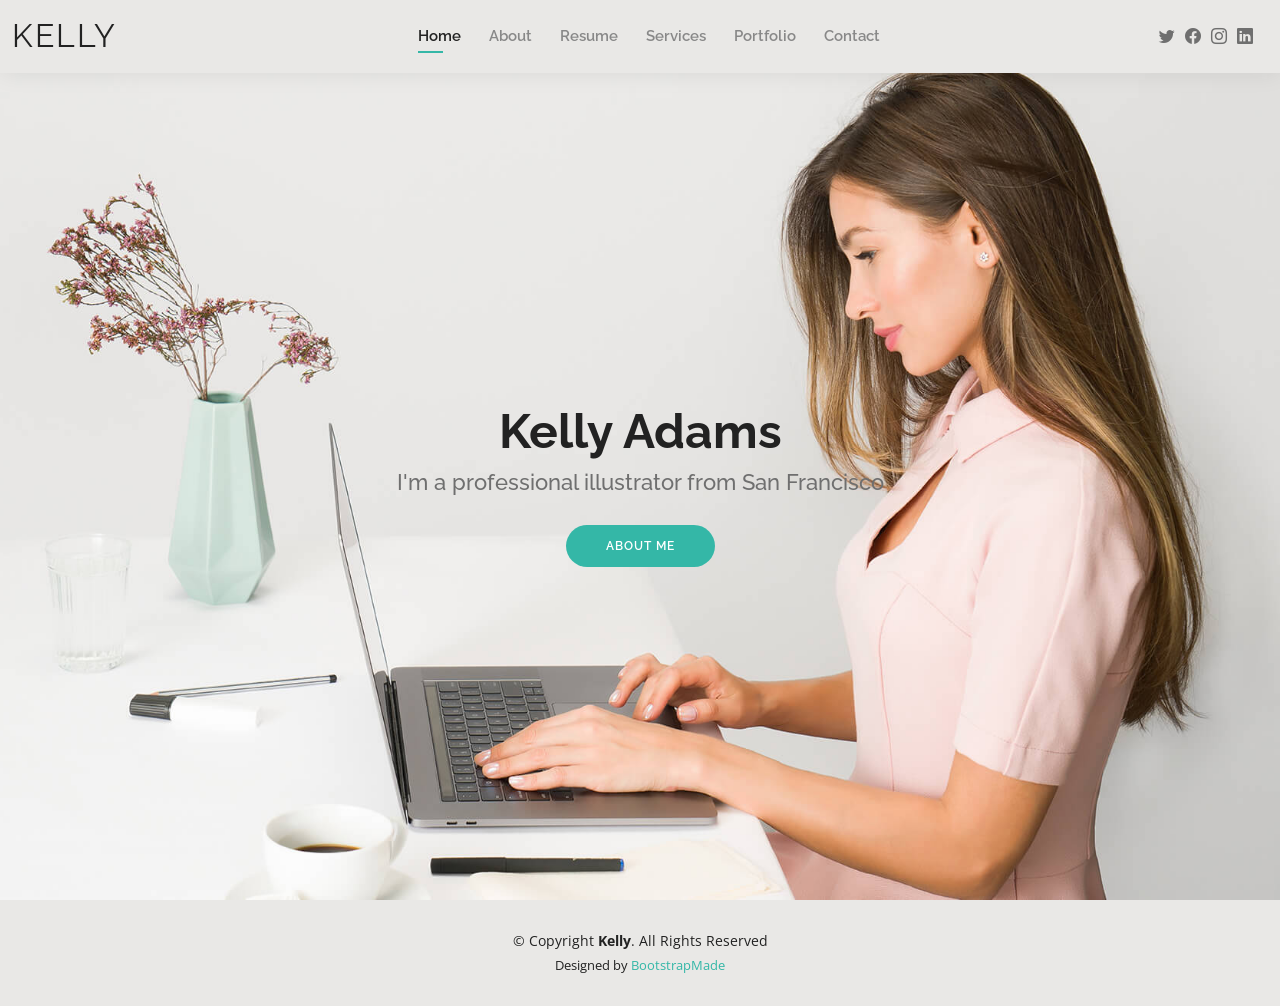
<file: index.html>
<!DOCTYPE html>
<html lang="en">

<head>
  <meta charset="utf-8">
  <meta content="width=device-width, initial-scale=1.0" name="viewport">

  <title>Kelly Bootstrap Template - Index</title>
  <meta content="" name="description">
  <meta content="" name="keywords">

  <!-- Favicons -->
  <link href="assets/img/favicon.png" rel="icon">
  <link href="assets/img/apple-touch-icon.png" rel="apple-touch-icon">

  <!-- Google Fonts -->
  <link href="https://fonts.googleapis.com/css?family=Open+Sans:300,300i,400,400i,600,600i,700,700i|Raleway:300,300i,400,400i,500,500i,600,600i,700,700i|Poppins:300,300i,400,400i,500,500i,600,600i,700,700i" rel="stylesheet">

  <!-- Vendor CSS Files -->
  <link href="assets/vendor/aos/aos.css" rel="stylesheet">
  <link href="assets/vendor/bootstrap/css/bootstrap.min.css" rel="stylesheet">
  <link href="assets/vendor/bootstrap-icons/bootstrap-icons.css" rel="stylesheet">
  <link href="assets/vendor/boxicons/css/boxicons.min.css" rel="stylesheet">
  <link href="assets/vendor/glightbox/css/glightbox.min.css" rel="stylesheet">
  <link href="assets/vendor/swiper/swiper-bundle.min.css" rel="stylesheet">

  <!-- Template Main CSS File -->
  <link href="assets/css/style.css" rel="stylesheet">
</head>

<body>

  <!-- ======= Header ======= -->
  <header id="header" class="fixed-top">
    <div class="container-fluid d-flex justify-content-between align-items-center">

      <h1 class="logo me-auto me-lg-0"><a href="index.html">Kelly</a></h1>
      <!-- Uncomment below if you prefer to use an image logo -->
      <!-- <a href="index.html" class="logo"><img src="assets/img/logo.png" alt="" class="img-fluid"></a>-->

      <nav id="navbar" class="navbar order-last order-lg-0">
        <ul>
          <li><a class="active" href="index.html">Home</a></li>
          <li><a href="about.html">About</a></li>
          <li><a href="resume.html">Resume</a></li>
          <li><a href="services.html">Services</a></li>
          <li><a href="portfolio.html">Portfolio</a></li>
          <li><a href="contact.html">Contact</a></li>
        </ul>
        <i class="bi bi-list mobile-nav-toggle"></i>
      </nav><!-- .navbar -->

      <div class="header-social-links">
        <a href="#" class="twitter"><i class="bi bi-twitter"></i></a>
        <a href="#" class="facebook"><i class="bi bi-facebook"></i></a>
        <a href="#" class="instagram"><i class="bi bi-instagram"></i></a>
        <a href="#" class="linkedin"><i class="bi bi-linkedin"></i></i></a>
      </div>

    </div>

  </header><!-- End Header -->

  <!-- ======= Hero Section ======= -->
  <section id="hero" class="d-flex align-items-center">
    <div class="container d-flex flex-column align-items-center" data-aos="zoom-in" data-aos-delay="100">
      <h1>Kelly Adams</h1>
      <h2>I'm a professional illustrator from San Francisco</h2>
      <a href="about.html" class="btn-about">About Me</a>
    </div>
  </section><!-- End Hero -->

  <!-- ======= Footer ======= -->
  <footer id="footer">
    <div class="container">
      <div class="copyright">
        &copy; Copyright <strong><span>Kelly</span></strong>. All Rights Reserved
      </div>
      <div class="credits">
        Designed by <a href="https://bootstrapmade.com/">BootstrapMade</a>
      </div>
    </div>
  </footer><!-- End  Footer -->

  <div id="preloader"></div>
  <a href="#" class="back-to-top d-flex align-items-center justify-content-center"><i class="bi bi-arrow-up-short"></i></a>

  <!-- Vendor JS Files -->
  <script src="assets/vendor/purecounter/purecounter_vanilla.js"></script>
  <script src="assets/vendor/aos/aos.js"></script>
  <script src="assets/vendor/bootstrap/js/bootstrap.bundle.min.js"></script>
  <script src="assets/vendor/glightbox/js/glightbox.min.js"></script>
  <script src="assets/vendor/isotope-layout/isotope.pkgd.min.js"></script>
  <script src="assets/vendor/swiper/swiper-bundle.min.js"></script>
  <script src="assets/vendor/waypoints/noframework.waypoints.js"></script>
  <!-- <script src="assets/vendor/php-email-form/validate.js"></script> -->

  <!-- Template Main JS File -->
  <script src="assets/js/main.js"></script>

</body>

</html>
</file>
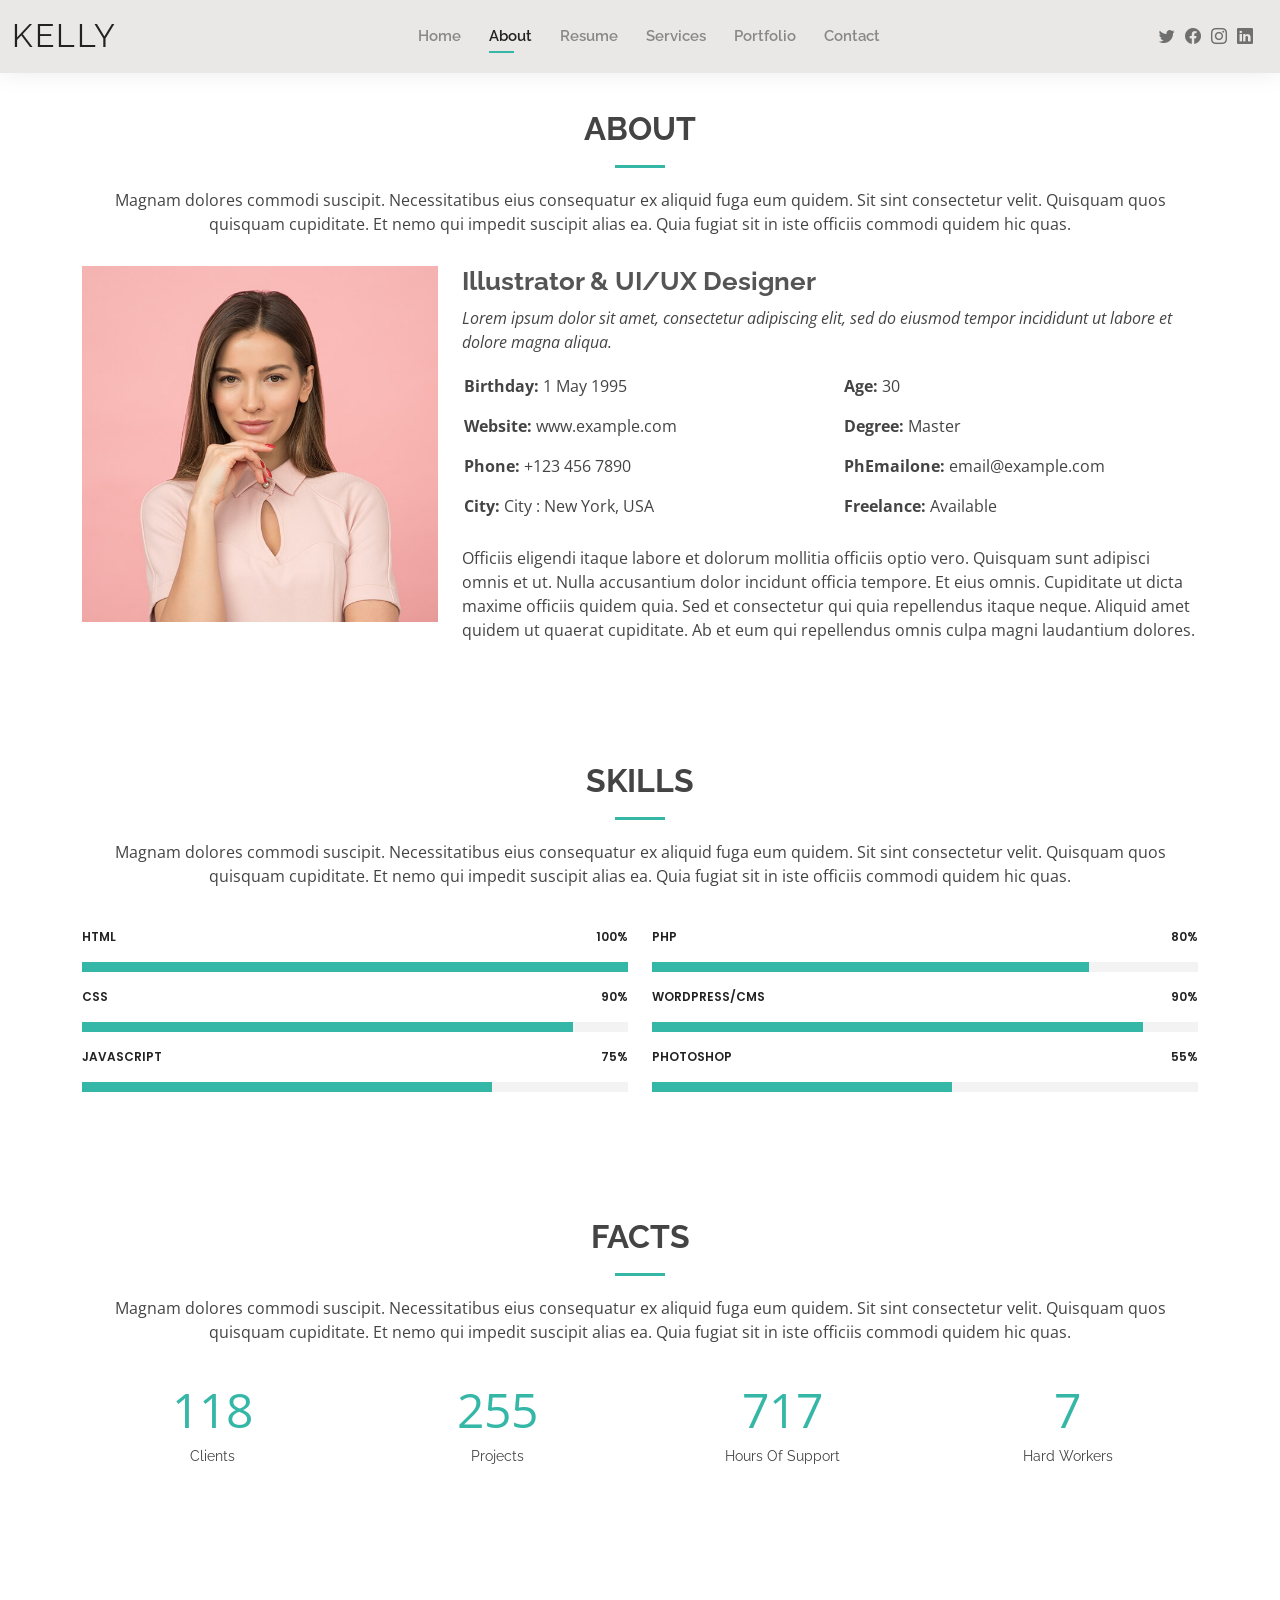
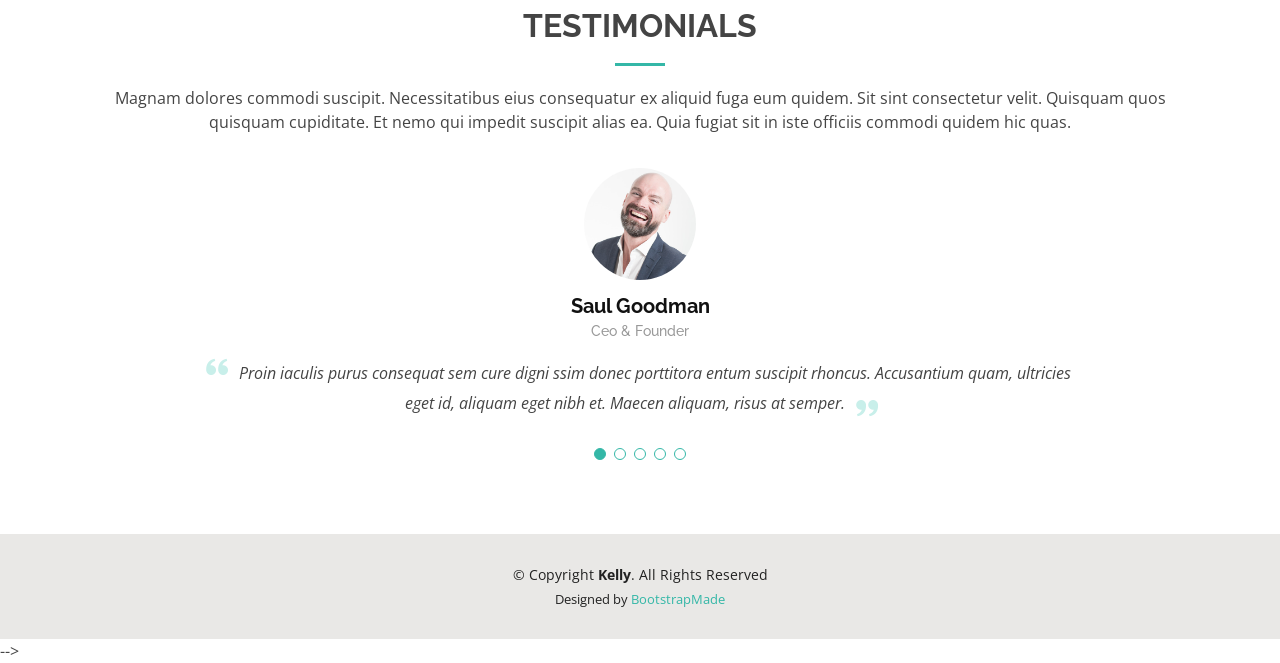
<file: about.html>
<!DOCTYPE html>
<html lang="en">

<head>
  <meta charset="utf-8">
  <meta content="width=device-width, initial-scale=1.0" name="viewport">

  <title>About - Kelly Bootstrap Template</title>
  <meta content="" name="description">
  <meta content="" name="keywords">

  <!-- Favicons -->
  <link href="assets/img/favicon.png" rel="icon">
  <link href="assets/img/apple-touch-icon.png" rel="apple-touch-icon">

  <!-- Google Fonts -->
  <link href="https://fonts.googleapis.com/css?family=Open+Sans:300,300i,400,400i,600,600i,700,700i|Raleway:300,300i,400,400i,500,500i,600,600i,700,700i|Poppins:300,300i,400,400i,500,500i,600,600i,700,700i" rel="stylesheet">

  <!-- Vendor CSS Files -->
  <link href="assets/vendor/aos/aos.css" rel="stylesheet">
  <link href="assets/vendor/bootstrap/css/bootstrap.min.css" rel="stylesheet">
  <link href="assets/vendor/bootstrap-icons/bootstrap-icons.css" rel="stylesheet">
  <link href="assets/vendor/boxicons/css/boxicons.min.css" rel="stylesheet">
  <link href="assets/vendor/glightbox/css/glightbox.min.css" rel="stylesheet">
  <link href="assets/vendor/swiper/swiper-bundle.min.css" rel="stylesheet">

  <!-- Template Main CSS File -->
  <link href="assets/css/style.css" rel="stylesheet">
</head>

<body>

  <!-- ======= Header ======= -->
  <header id="header" class="fixed-top">
    <div class="container-fluid d-flex justify-content-between align-items-center">

      <h1 class="logo me-auto me-lg-0"><a href="index.html">Kelly</a></h1>
      <!-- Uncomment below if you prefer to use an image logo -->
      <!-- <a href="index.html" class="logo"><img src="assets/img/logo.png" alt="" class="img-fluid"></a>-->

      <nav id="navbar" class="navbar order-last order-lg-0">
        <ul>
          <li><a href="index.html">Home</a></li>
          <li><a class="active" href="about.html">About</a></li>
          <li><a href="resume.html">Resume</a></li>
          <li><a href="services.html">Services</a></li>
          <li><a href="portfolio.html">Portfolio</a></li>
          <li><a href="contact.html">Contact</a></li>
        </ul>
        <i class="bi bi-list mobile-nav-toggle"></i>
      </nav><!-- .navbar -->

      <div class="header-social-links">
        <a href="#" class="twitter"><i class="bi bi-twitter"></i></a>
        <a href="#" class="facebook"><i class="bi bi-facebook"></i></a>
        <a href="#" class="instagram"><i class="bi bi-instagram"></i></a>
        <a href="#" class="linkedin"><i class="bi bi-linkedin"></i></i></a>
      </div>

    </div>

  </header><!-- End Header -->

  <main id="main">

    <!-- ======= About Section ======= -->
    <section id="about" class="about">
      <div class="container" data-aos="fade-up">

        <div class="section-title">
          <h2>About</h2>
          <p>Magnam dolores commodi suscipit. Necessitatibus eius consequatur ex aliquid fuga eum quidem. Sit sint consectetur velit. Quisquam quos quisquam cupiditate. Et nemo qui impedit suscipit alias ea. Quia fugiat sit in iste officiis commodi quidem hic quas.</p>
        </div>

        <div class="row">
          <div class="col-lg-4">
            <img src="assets/img/about.jpg" class="img-fluid" alt="">
          </div>
          <div class="col-lg-8 pt-4 pt-lg-0 content">
            <h3>Illustrator &amp; UI/UX Designer</h3>
            <p class="fst-italic">
              Lorem ipsum dolor sit amet, consectetur adipiscing elit, sed do eiusmod tempor incididunt ut labore et dolore
              magna aliqua.
            </p>
            <div class="row">
              <div class="col-lg-6">
                <ul>
                  <li><i class="bi bi-rounded-right"></i> <strong>Birthday:</strong> 1 May 1995</li>
                  <li><i class="bi bi-rounded-right"></i> <strong>Website:</strong> www.example.com</li>
                  <li><i class="bi bi-rounded-right"></i> <strong>Phone:</strong> +123 456 7890</li>
                  <li><i class="bi bi-rounded-right"></i> <strong>City:</strong> City : New York, USA</li>
                </ul>
              </div>
              <div class="col-lg-6">
                <ul>
                  <li><i class="bi bi-rounded-right"></i> <strong>Age:</strong> 30</li>
                  <li><i class="bi bi-rounded-right"></i> <strong>Degree:</strong> Master</li>
                  <li><i class="bi bi-rounded-right"></i> <strong>PhEmailone:</strong> email@example.com</li>
                  <li><i class="bi bi-rounded-right"></i> <strong>Freelance:</strong> Available</li>
                </ul>
              </div>
            </div>
            <p>
              Officiis eligendi itaque labore et dolorum mollitia officiis optio vero. Quisquam sunt adipisci omnis et ut. Nulla accusantium dolor incidunt officia tempore. Et eius omnis.
              Cupiditate ut dicta maxime officiis quidem quia. Sed et consectetur qui quia repellendus itaque neque. Aliquid amet quidem ut quaerat cupiditate. Ab et eum qui repellendus omnis culpa magni laudantium dolores.
            </p>
          </div>
        </div>

      </div>
    </section><!-- End About Section -->

    <!-- ======= Skills Section ======= -->
    <section id="skills" class="skills">
      <div class="container" data-aos="fade-up">

        <div class="section-title">
          <h2>Skills</h2>
          <p>Magnam dolores commodi suscipit. Necessitatibus eius consequatur ex aliquid fuga eum quidem. Sit sint consectetur velit. Quisquam quos quisquam cupiditate. Et nemo qui impedit suscipit alias ea. Quia fugiat sit in iste officiis commodi quidem hic quas.</p>
        </div>

        <div class="row skills-content">

          <div class="col-lg-6">

            <div class="progress">
              <span class="skill">HTML <i class="val">100%</i></span>
              <div class="progress-bar-wrap">
                <div class="progress-bar" role="progressbar" aria-valuenow="100" aria-valuemin="0" aria-valuemax="100"></div>
              </div>
            </div>

            <div class="progress">
              <span class="skill">CSS <i class="val">90%</i></span>
              <div class="progress-bar-wrap">
                <div class="progress-bar" role="progressbar" aria-valuenow="90" aria-valuemin="0" aria-valuemax="100"></div>
              </div>
            </div>

            <div class="progress">
              <span class="skill">JavaScript <i class="val">75%</i></span>
              <div class="progress-bar-wrap">
                <div class="progress-bar" role="progressbar" aria-valuenow="75" aria-valuemin="0" aria-valuemax="100"></div>
              </div>
            </div>

          </div>

          <div class="col-lg-6">

            <div class="progress">
              <span class="skill">PHP <i class="val">80%</i></span>
              <div class="progress-bar-wrap">
                <div class="progress-bar" role="progressbar" aria-valuenow="80" aria-valuemin="0" aria-valuemax="100"></div>
              </div>
            </div>

            <div class="progress">
              <span class="skill">WordPress/CMS <i class="val">90%</i></span>
              <div class="progress-bar-wrap">
                <div class="progress-bar" role="progressbar" aria-valuenow="90" aria-valuemin="0" aria-valuemax="100"></div>
              </div>
            </div>

            <div class="progress">
              <span class="skill">Photoshop <i class="val">55%</i></span>
              <div class="progress-bar-wrap">
                <div class="progress-bar" role="progressbar" aria-valuenow="55" aria-valuemin="0" aria-valuemax="100"></div>
              </div>
            </div>

          </div>

        </div>

      </div>
    </section><!-- End Skills Section -->

    <!-- ======= Facts Section ======= -->
    <section id="facts" class="facts">
      <div class="container" data-aos="fade-up">

        <div class="section-title">
          <h2>Facts</h2>
          <p>Magnam dolores commodi suscipit. Necessitatibus eius consequatur ex aliquid fuga eum quidem. Sit sint consectetur velit. Quisquam quos quisquam cupiditate. Et nemo qui impedit suscipit alias ea. Quia fugiat sit in iste officiis commodi quidem hic quas.</p>
        </div>

        <div class="row counters">

          <div class="col-lg-3 col-6 text-center">
            <span data-purecounter-start="0" data-purecounter-end="232" data-purecounter-duration="1" class="purecounter"></span>
            <p>Clients</p>
          </div>

          <div class="col-lg-3 col-6 text-center">
            <span data-purecounter-start="0" data-purecounter-end="521" data-purecounter-duration="1" class="purecounter"></span>
            <p>Projects</p>
          </div>

          <div class="col-lg-3 col-6 text-center">
            <span data-purecounter-start="0" data-purecounter-end="1463" data-purecounter-duration="1" class="purecounter"></span>
            <p>Hours Of Support</p>
          </div>

          <div class="col-lg-3 col-6 text-center">
            <span data-purecounter-start="0" data-purecounter-end="15" data-purecounter-duration="1" class="purecounter"></span>
            <p>Hard Workers</p>
          </div>

        </div>

      </div>
    </section><!-- End Facts Section -->

    <!-- ======= Testimonials Section ======= -->
    <section id="testimonials" class="testimonials">
      <div class="container" data-aos="fade-up">

        <div class="section-title">
          <h2>Testimonials</h2>
          <p>Magnam dolores commodi suscipit. Necessitatibus eius consequatur ex aliquid fuga eum quidem. Sit sint consectetur velit. Quisquam quos quisquam cupiditate. Et nemo qui impedit suscipit alias ea. Quia fugiat sit in iste officiis commodi quidem hic quas.</p>
        </div>

        <div class="testimonials-slider swiper" data-aos="fade-up" data-aos-delay="100">
          <div class="swiper-wrapper">

            <div class="swiper-slide">
              <div class="testimonial-item">
                <img src="assets/img/testimonials/testimonials-1.jpg" class="testimonial-img" alt="">
                <h3>Saul Goodman</h3>
                <h4>Ceo &amp; Founder</h4>
                <p>
                  <i class="bx bxs-quote-alt-left quote-icon-left"></i>
                  Proin iaculis purus consequat sem cure digni ssim donec porttitora entum suscipit rhoncus. Accusantium quam, ultricies eget id, aliquam eget nibh et. Maecen aliquam, risus at semper.
                  <i class="bx bxs-quote-alt-right quote-icon-right"></i>
                </p>
              </div>
            </div><!-- End testimonial item -->

            <div class="swiper-slide">
              <div class="testimonial-item">
                <img src="assets/img/testimonials/testimonials-2.jpg" class="testimonial-img" alt="">
                <h3>Sara Wilsson</h3>
                <h4>Designer</h4>
                <p>
                  <i class="bx bxs-quote-alt-left quote-icon-left"></i>
                  Export tempor illum tamen malis malis eram quae irure esse labore quem cillum quid cillum eram malis quorum velit fore eram velit sunt aliqua noster fugiat irure amet legam anim culpa.
                  <i class="bx bxs-quote-alt-right quote-icon-right"></i>
                </p>
              </div>
            </div><!-- End testimonial item -->

            <div class="swiper-slide">
              <div class="testimonial-item">
                <img src="assets/img/testimonials/testimonials-3.jpg" class="testimonial-img" alt="">
                <h3>Jena Karlis</h3>
                <h4>Store Owner</h4>
                <p>
                  <i class="bx bxs-quote-alt-left quote-icon-left"></i>
                  Enim nisi quem export duis labore cillum quae magna enim sint quorum nulla quem veniam duis minim tempor labore quem eram duis noster aute amet eram fore quis sint minim.
                  <i class="bx bxs-quote-alt-right quote-icon-right"></i>
                </p>
              </div>
            </div><!-- End testimonial item -->

            <div class="swiper-slide">
              <div class="testimonial-item">
                <img src="assets/img/testimonials/testimonials-4.jpg" class="testimonial-img" alt="">
                <h3>Matt Brandon</h3>
                <h4>Freelancer</h4>
                <p>
                  <i class="bx bxs-quote-alt-left quote-icon-left"></i>
                  Fugiat enim eram quae cillum dolore dolor amet nulla culpa multos export minim fugiat minim velit minim dolor enim duis veniam ipsum anim magna sunt elit fore quem dolore labore illum veniam.
                  <i class="bx bxs-quote-alt-right quote-icon-right"></i>
                </p>
              </div>
            </div><!-- End testimonial item -->

            <div class="swiper-slide">
              <div class="testimonial-item">
                <img src="assets/img/testimonials/testimonials-5.jpg" class="testimonial-img" alt="">
                <h3>John Larson</h3>
                <h4>Entrepreneur</h4>
                <p>
                  <i class="bx bxs-quote-alt-left quote-icon-left"></i>
                  Quis quorum aliqua sint quem legam fore sunt eram irure aliqua veniam tempor noster veniam enim culpa labore duis sunt culpa nulla illum cillum fugiat legam esse veniam culpa fore nisi cillum quid.
                  <i class="bx bxs-quote-alt-right quote-icon-right"></i>
                </p>
              </div>
            </div><!-- End testimonial item -->

          </div>
          <div class="swiper-pagination"></div>
        </div>

      </div>
    </section><!-- End Testimonials Section -->

  </main><!-- End #main -->

  <!-- ======= Footer ======= -->
  <footer id="footer">
    <div class="container">
      <div class="copyright">
        &copy; Copyright <strong><span>Kelly</span></strong>. All Rights Reserved
      </div>
      <div class="credits">
        Designed by <a href="https://bootstrapmade.com/">BootstrapMade</a>
      </div>
    </div>
  </footer><!-- End  Footer -->

  <div id="preloader"></div>
  <a href="#" class="back-to-top d-flex align-items-center justify-content-center"><i class="bi bi-arrow-up-short"></i></a>

  <!-- Vendor JS Files -->
  <script src="assets/vendor/purecounter/purecounter_vanilla.js"></script>
  <script src="assets/vendor/aos/aos.js"></script>
  <script src="assets/vendor/bootstrap/js/bootstrap.bundle.min.js"></script>
  <script src="assets/vendor/glightbox/js/glightbox.min.js"></script>
  <script src="assets/vendor/isotope-layout/isotope.pkgd.min.js"></script>
  <script src="assets/vendor/swiper/swiper-bundle.min.js"></script>
  <script src="assets/vendor/waypoints/noframework.waypoints.js"></script>
  <!-- <!-- <script src="assets/vendor/php-email-form/validate.js"></script> --> -->

  <!-- Template Main JS File -->
  <script src="assets/js/main.js"></script>

</body>

</html>
</file>
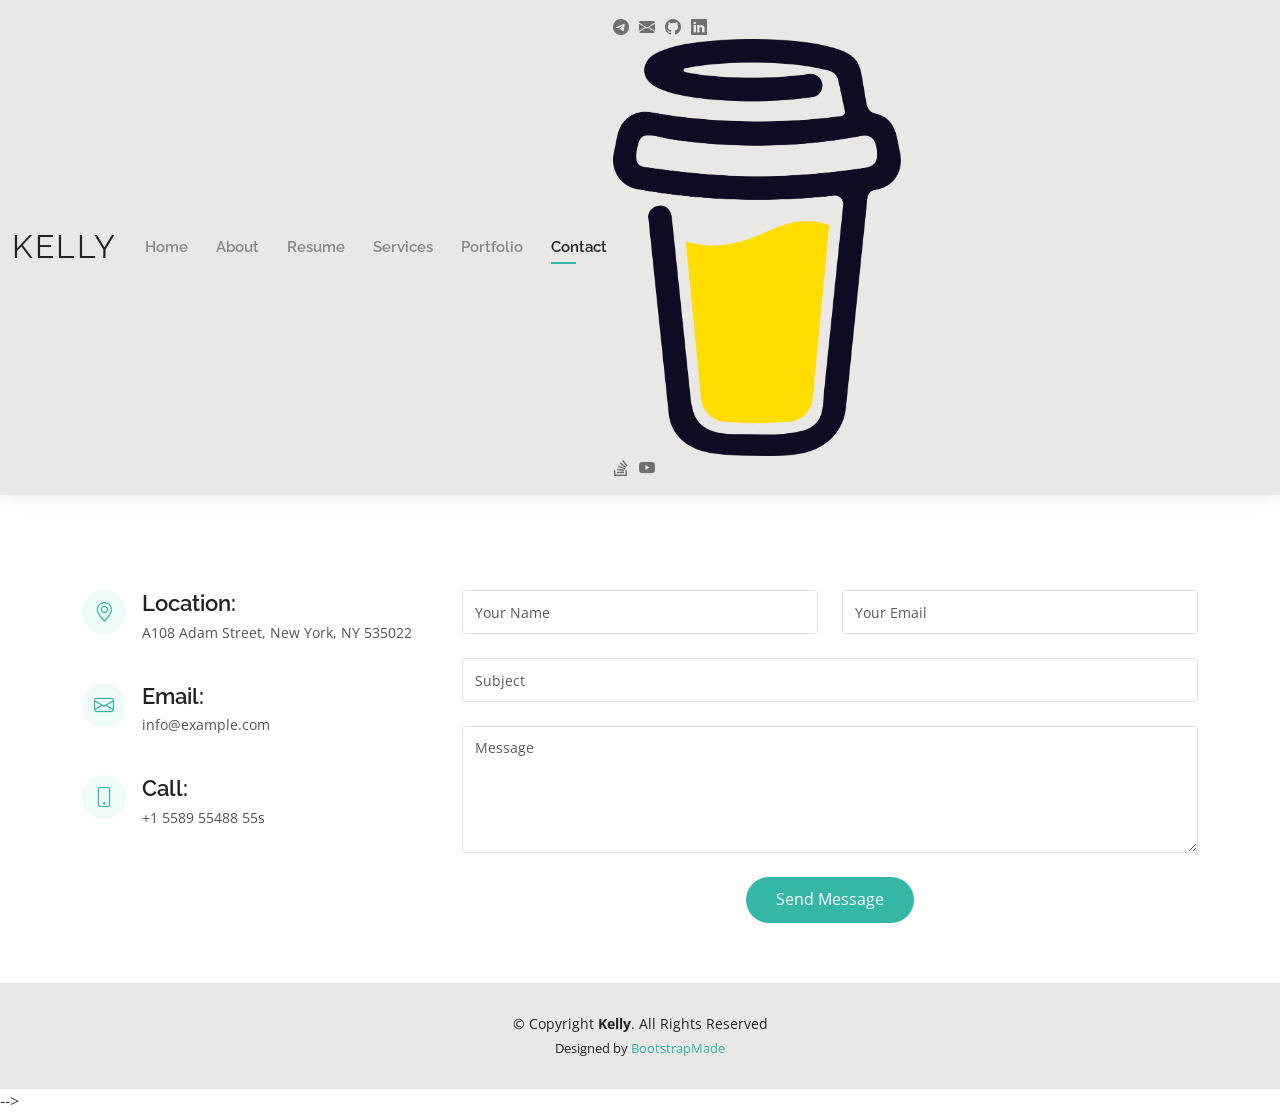
<file: contact.html>
<!DOCTYPE html>
<html lang="en">

<head>
  <meta charset="utf-8">
  <meta content="width=device-width, initial-scale=1.0" name="viewport">

  <title>Contact - Kelly Bootstrap Template</title>
  <meta content="" name="description">
  <meta content="" name="keywords">

  <!-- Favicons -->
  <link href="assets/img/favicon.png" rel="icon">
  <link href="assets/img/apple-touch-icon.png" rel="apple-touch-icon">

  <!-- Google Fonts -->
  <link href="https://fonts.googleapis.com/css?family=Open+Sans:300,300i,400,400i,600,600i,700,700i|Raleway:300,300i,400,400i,500,500i,600,600i,700,700i|Poppins:300,300i,400,400i,500,500i,600,600i,700,700i" rel="stylesheet">

  <!-- Vendor CSS Files -->
  <link href="assets/vendor/aos/aos.css" rel="stylesheet">
  <link href="assets/vendor/bootstrap/css/bootstrap.min.css" rel="stylesheet">
  <link href="assets/vendor/bootstrap-icons/bootstrap-icons.css" rel="stylesheet">
  <link href="assets/vendor/boxicons/css/boxicons.min.css" rel="stylesheet">
  <link href="assets/vendor/glightbox/css/glightbox.min.css" rel="stylesheet">
  <link href="assets/vendor/swiper/swiper-bundle.min.css" rel="stylesheet">

  <!-- Template Main CSS File -->
  <link href="assets/css/style.css" rel="stylesheet">
</head>

<body>

  <!-- ======= Header ======= -->
  <header id="header" class="fixed-top">
    <div class="container-fluid d-flex justify-content-between align-items-center">

      <h1 class="logo me-auto me-lg-0"><a href="index.html">Kelly</a></h1>
      <!-- Uncomment below if you prefer to use an image logo -->
      <!-- <a href="index.html" class="logo"><img src="assets/img/logo.png" alt="" class="img-fluid"></a>-->

      <nav id="navbar" class="navbar order-last order-lg-0">
        <ul>
          <li><a href="index.html">Home</a></li>
          <li><a href="about.html">About</a></li>
          <li><a href="resume.html">Resume</a></li>
          <li><a href="services.html">Services</a></li>
          <li><a href="portfolio.html">Portfolio</a></li>
          <li><a class="active" href="contact.html">Contact</a></li>
        </ul>
        <i class="bi bi-list mobile-nav-toggle"></i>
      </nav><!-- .navbar -->

      <div class="header-social-links">
        <!-- <a href="#" class="twitter"><i class="bi bi-twitter"></i></a>
        <a href="#" class="facebook"><i class="bi bi-facebook"></i></a>
        <a href="#" class="instagram"><i class="bi bi-instagram"></i></a>
        <a href="#" class="linkedin"><i class="bi bi-linkedin"></i></i></a> -->
        <!-- <a href="https://paypal.me/mehidpurwala" class="paypal" target="_blank"><i class="bi bi-paypal"></i></a> -->
        <!-- <a href="https://twitter.com/huzefajamali01?t=YN2LLrML1xnfFbd7guu6dg&s=08" class="twitter" target="_blank"><i class="bi bi-twitter"></i></a> -->
        <!--<a href="https://www.facebook.com/profile.php?id=100012137104509" class="facebook" target="_blank"><i class="bi bi-facebook"></i></a>
        <a href="https://www.instagram.com/huzefa_mehidpurwala/" class="instagram" target="_blank"><i class="bi bi-instagram"></i></a>-->
        <a href="https://t.me/huzefamehidpurwala" class="telegram" target="_blank"><i class="bi bi-telegram"></i></a>
        <a href="mailto:huzefa@mehidpurwala.xyz" class="envelope-fill"><i class="bi bi-envelope-fill"></i></a>
        <a href="https://github.com/huzefamehidpurwala" class="github" target="_blank"><i class="bi bi-github"></i></a>
        <a href="https://www.linkedin.com/in/huzefa-mehidpurwala/" class="linkedin" target="_blank"><i
            class="bi bi-linkedin"></i></a>
        <a href="https://www.buymeacoffee.com/Huzefa" class="buymeacoffee" target="_blank"><img
            src="/assets/img/bmc-logo-no-background.png" height="45%" width="45%"></a>
        <a href="https://stackoverflow.com/users/18836244/huzefa-mehidpurwala?tab=profile" class="linkedin"
          target="_blank"><i class="bi bi-stack-overflow"></i></a>
        <!--<a href="https://api.whatsapp.com/send?phone=+91" class="whatsapp" target="_blank"><i class="bi bi-whatsapp"></i></a>
        <a href="#" class="skype" target="_blank"><i class="bi bi-skype"></i></a>-->
        <a href="https://www.youtube.com/@LabOfTech" class="youtube" target="_blank"><i class="bi bi-youtube"></i></a>
        <!-- <a href="#" class="discord" target="_blank"><i class="bi bi-discord"></i></a> -->
      </div>

    </div>

  </header><!-- End Header -->

  <main id="main">

    <!-- ======= Contact Section ======= -->
    <section id="contact" class="contact">
      <div class="container" data-aos="fade-up">

        <div class="section-title">
          <h2>Contact</h2>
          <p>Magnam dolores commodi suscipit. Necessitatibus eius consequatur ex aliquid fuga eum quidem. Sit sint consectetur velit. Quisquam quos quisquam cupiditate. Et nemo qui impedit suscipit alias ea. Quia fugiat sit in iste officiis commodi quidem hic quas.</p>
        </div>

        <div>
          <iframe style="border:0; width: 100%; height: 270px;" src="https://www.google.com/maps/embed?pb=!1m14!1m8!1m3!1d12097.433213460943!2d-74.0062269!3d40.7101282!3m2!1i1024!2i768!4f13.1!3m3!1m2!1s0x0%3A0xb89d1fe6bc499443!2sDowntown+Conference+Center!5e0!3m2!1smk!2sbg!4v1539943755621" frameborder="0" allowfullscreen></iframe>
        </div>

        <div class="row mt-5">

          <div class="col-lg-4">
            <div class="info">
              <div class="address">
                <i class="bi bi-geo-alt"></i>
                <h4>Location:</h4>
                <p>A108 Adam Street, New York, NY 535022</p>
              </div>

              <div class="email">
                <i class="bi bi-envelope"></i>
                <h4>Email:</h4>
                <p>info@example.com</p>
              </div>

              <div class="phone">
                <i class="bi bi-phone"></i>
                <h4>Call:</h4>
                <p>+1 5589 55488 55s</p>
              </div>

            </div>

          </div>

          <div class="col-lg-8 mt-5 mt-lg-0">

            <form action="forms/contact.php" method="post" role="form" class="php-email-form">
              <div class="row">
                <div class="col-md-6 form-group">
                  <input type="text" name="name" class="form-control" id="name" placeholder="Your Name" required>
                </div>
                <div class="col-md-6 form-group mt-3 mt-md-0">
                  <input type="email" class="form-control" name="email" id="email" placeholder="Your Email" required>
                </div>
              </div>
              <div class="form-group mt-3">
                <input type="text" class="form-control" name="subject" id="subject" placeholder="Subject" required>
              </div>
              <div class="form-group mt-3">
                <textarea class="form-control" name="message" rows="5" placeholder="Message" required></textarea>
              </div>
              <div class="my-3">
                <div class="loading">Loading</div>
                <div class="error-message"></div>
                <div class="sent-message">Your message has been sent. Thank you!</div>
              </div>
              <div class="text-center"><button type="submit">Send Message</button></div>
            </form>

          </div>

        </div>

      </div>
    </section><!-- End Contact Section -->

  </main><!-- End #main -->

  <!-- ======= Footer ======= -->
  <footer id="footer">
    <div class="container">
      <div class="copyright">
        &copy; Copyright <strong><span>Kelly</span></strong>. All Rights Reserved
      </div>
      <div class="credits">
        Designed by <a href="https://bootstrapmade.com/">BootstrapMade</a>
      </div>
    </div>
  </footer><!-- End  Footer -->

  <div id="preloader"></div>
  <a href="#" class="back-to-top d-flex align-items-center justify-content-center"><i class="bi bi-arrow-up-short"></i></a>

  <!-- Vendor JS Files -->
  <script src="assets/vendor/purecounter/purecounter_vanilla.js"></script>
  <script src="assets/vendor/aos/aos.js"></script>
  <script src="assets/vendor/bootstrap/js/bootstrap.bundle.min.js"></script>
  <script src="assets/vendor/glightbox/js/glightbox.min.js"></script>
  <script src="assets/vendor/isotope-layout/isotope.pkgd.min.js"></script>
  <script src="assets/vendor/swiper/swiper-bundle.min.js"></script>
  <script src="assets/vendor/waypoints/noframework.waypoints.js"></script>
  <!-- <!-- <script src="assets/vendor/php-email-form/validate.js"></script> --> -->

  <!-- Template Main JS File -->
  <script src="assets/js/main.js"></script>

</body>

</html>
</file>
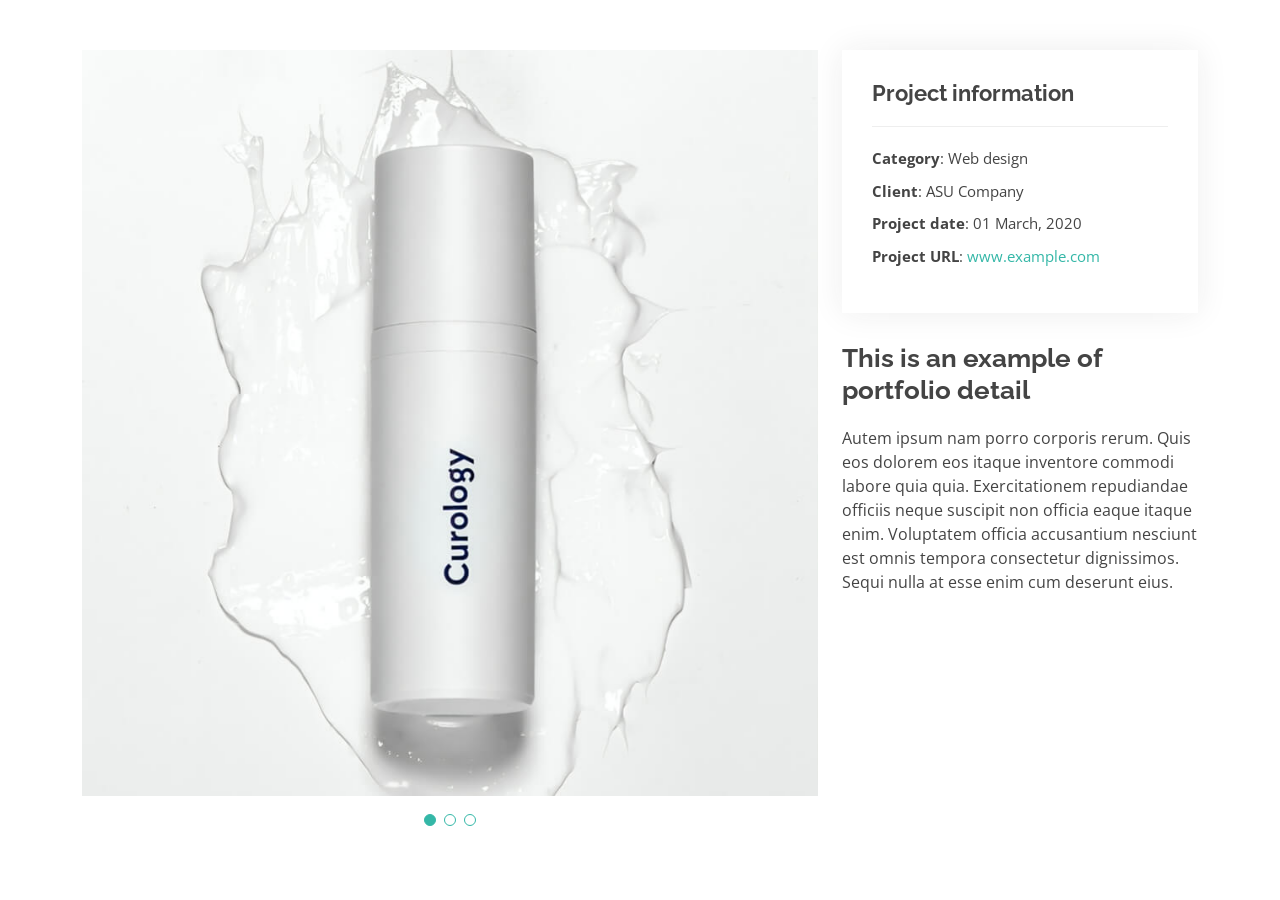
<file: portfolio-details.html>
<!DOCTYPE html>
<html lang="en">
  <head>
    <meta charset="utf-8" />
    <meta content="width=device-width, initial-scale=1.0" name="viewport" />

    <title>Portfolio Details - Kelly Bootstrap Template</title>
    <meta content="" name="description" />
    <meta content="" name="keywords" />

    <!-- Favicons -->
    <link href="assets/img/favicon.png" rel="icon" />
    <link href="assets/img/apple-touch-icon.png" rel="apple-touch-icon" />

    <!-- Google Fonts -->
    <link
      href="https://fonts.googleapis.com/css?family=Open+Sans:300,300i,400,400i,600,600i,700,700i|Raleway:300,300i,400,400i,500,500i,600,600i,700,700i|Poppins:300,300i,400,400i,500,500i,600,600i,700,700i"
      rel="stylesheet"
    />

    <!-- Vendor CSS Files -->
    <link href="assets/vendor/aos/aos.css" rel="stylesheet" />
    <link
      href="assets/vendor/bootstrap/css/bootstrap.min.css"
      rel="stylesheet"
    />
    <link
      href="assets/vendor/bootstrap-icons/bootstrap-icons.css"
      rel="stylesheet"
    />
    <link href="assets/vendor/boxicons/css/boxicons.min.css" rel="stylesheet" />
    <link
      href="assets/vendor/glightbox/css/glightbox.min.css"
      rel="stylesheet"
    />
    <link href="assets/vendor/swiper/swiper-bundle.min.css" rel="stylesheet" />

    <!-- Template Main CSS File -->
    <link href="assets/css/style.css" rel="stylesheet" />
  </head>

  <body>
    <main id="main">
      <!-- ======= Portfolio Details Section ======= -->
      <section id="portfolio-details" class="portfolio-details">
        <div class="container">
          <div class="row gy-4">
            <div class="col-lg-8">
              <div class="portfolio-details-slider swiper">
                <div class="swiper-wrapper align-items-center">
                  <div class="swiper-slide">
                    <img src="assets/img/portfolio/portfolio-1.jpg" alt="" />
                  </div>

                  <div class="swiper-slide">
                    <img src="assets/img/portfolio/portfolio-2.jpg" alt="" />
                  </div>

                  <div class="swiper-slide">
                    <img src="assets/img/portfolio/portfolio-3.jpg" alt="" />
                  </div>
                </div>
                <div class="swiper-pagination"></div>
              </div>
            </div>

            <div class="col-lg-4">
              <div class="portfolio-info">
                <h3>Project information</h3>
                <ul>
                  <li><strong>Category</strong>: Web design</li>
                  <li><strong>Client</strong>: ASU Company</li>
                  <li><strong>Project date</strong>: 01 March, 2020</li>
                  <li>
                    <strong>Project URL</strong>:
                    <a href="#">www.example.com</a>
                  </li>
                </ul>
              </div>
              <div class="portfolio-description">
                <h2>This is an example of portfolio detail</h2>
                <p>
                  Autem ipsum nam porro corporis rerum. Quis eos dolorem eos
                  itaque inventore commodi labore quia quia. Exercitationem
                  repudiandae officiis neque suscipit non officia eaque itaque
                  enim. Voluptatem officia accusantium nesciunt est omnis
                  tempora consectetur dignissimos. Sequi nulla at esse enim cum
                  deserunt eius.
                </p>
              </div>
            </div>
          </div>
        </div>
      </section>
      <!-- End Portfolio Details Section -->
    </main>
    <!-- End #main -->

    <div id="preloader"></div>
    <a
      href="#"
      class="back-to-top d-flex align-items-center justify-content-center"
      ><i class="bi bi-arrow-up-short"></i
    ></a>

    <!-- Vendor JS Files -->
    <script src="assets/vendor/purecounter/purecounter_vanilla.js"></script>
    <script src="assets/vendor/aos/aos.js"></script>
    <script src="assets/vendor/bootstrap/js/bootstrap.bundle.min.js"></script>
    <script src="assets/vendor/glightbox/js/glightbox.min.js"></script>
    <script src="assets/vendor/isotope-layout/isotope.pkgd.min.js"></script>
    <script src="assets/vendor/swiper/swiper-bundle.min.js"></script>
    <script src="assets/vendor/waypoints/noframework.waypoints.js"></script>
    <!-- <script src="assets/vendor/php-email-form/validate.js"></script> -->

    <!-- Template Main JS File -->
    <script src="assets/js/main.js"></script>
  </body>
</html>
</file>
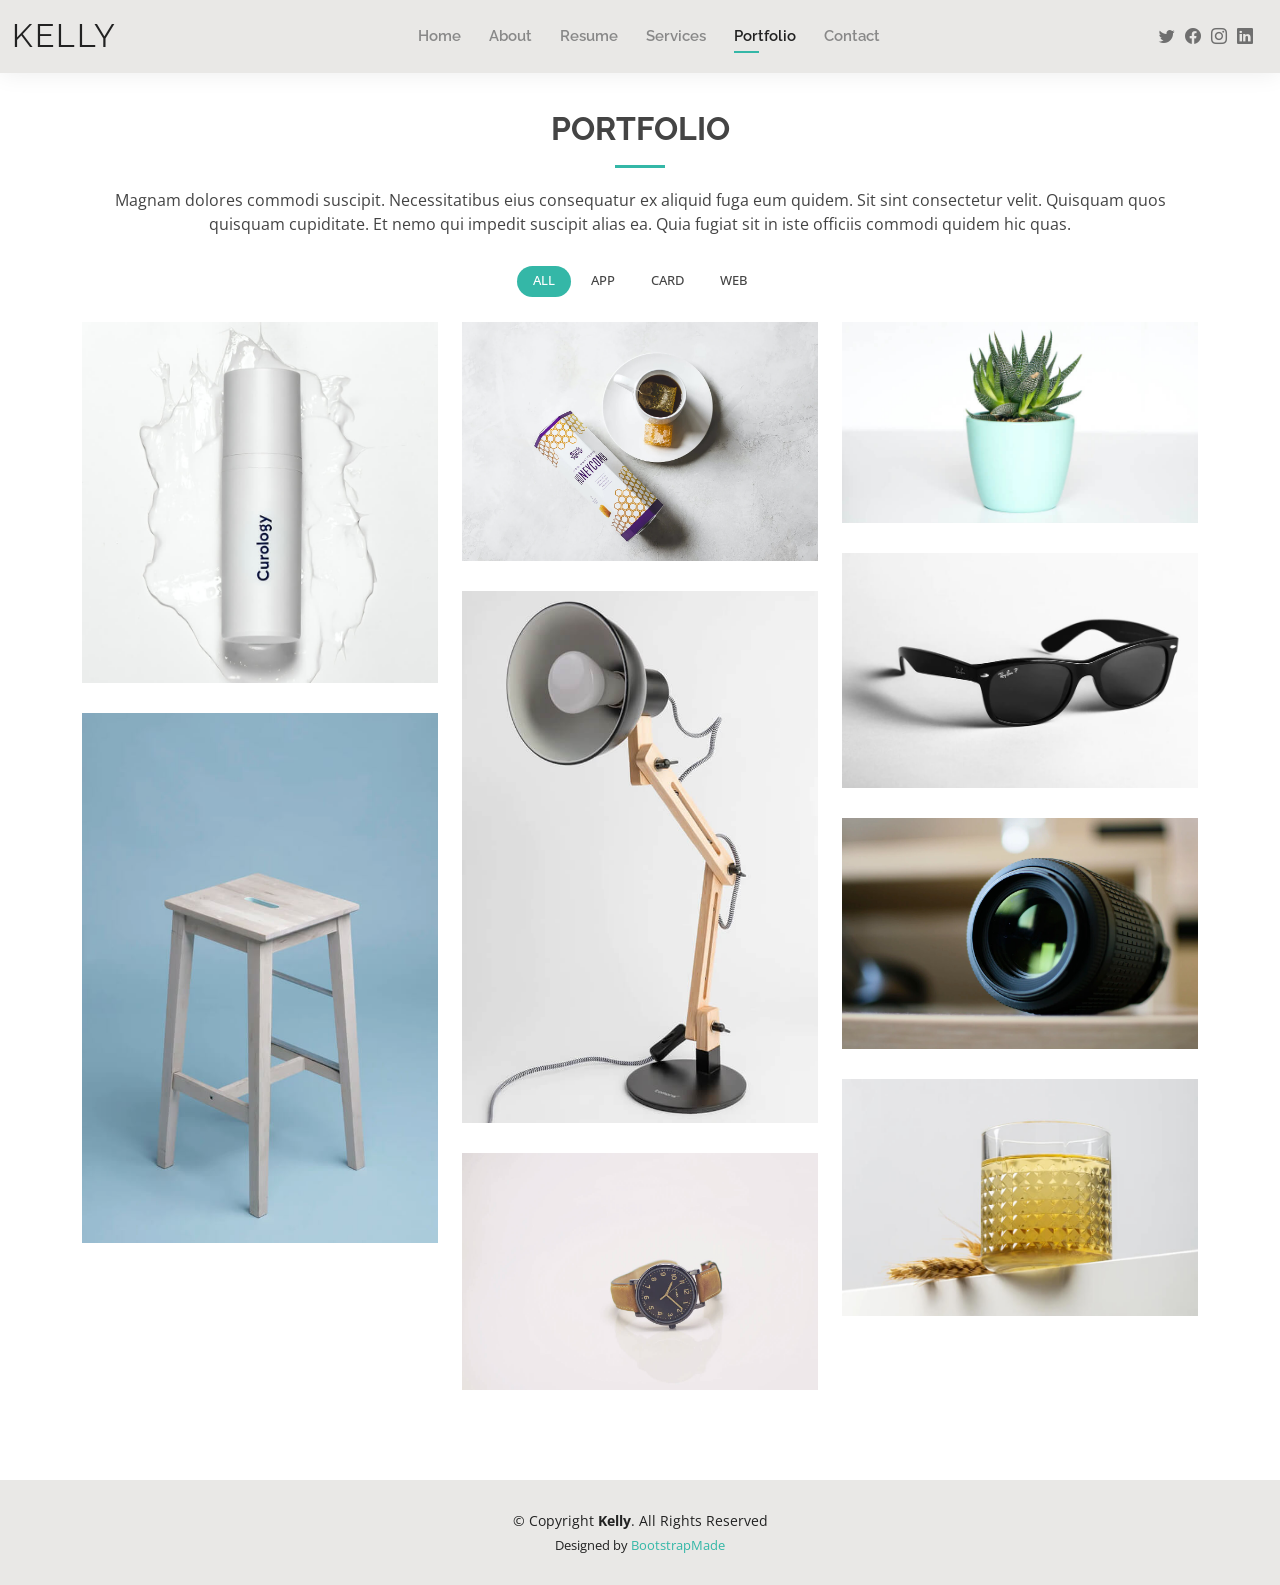
<file: portfolio.html>
<!DOCTYPE html>
<html lang="en">

<head>
  <meta charset="utf-8">
  <meta content="width=device-width, initial-scale=1.0" name="viewport">

  <title>Portfolio - Kelly Bootstrap Template</title>
  <meta content="" name="description">
  <meta content="" name="keywords">

  <!-- Favicons -->
  <link href="assets/img/favicon.png" rel="icon">
  <link href="assets/img/apple-touch-icon.png" rel="apple-touch-icon">

  <!-- Google Fonts -->
  <link href="https://fonts.googleapis.com/css?family=Open+Sans:300,300i,400,400i,600,600i,700,700i|Raleway:300,300i,400,400i,500,500i,600,600i,700,700i|Poppins:300,300i,400,400i,500,500i,600,600i,700,700i" rel="stylesheet">

  <!-- Vendor CSS Files -->
  <link href="assets/vendor/aos/aos.css" rel="stylesheet">
  <link href="assets/vendor/bootstrap/css/bootstrap.min.css" rel="stylesheet">
  <link href="assets/vendor/bootstrap-icons/bootstrap-icons.css" rel="stylesheet">
  <link href="assets/vendor/boxicons/css/boxicons.min.css" rel="stylesheet">
  <link href="assets/vendor/glightbox/css/glightbox.min.css" rel="stylesheet">
  <link href="assets/vendor/swiper/swiper-bundle.min.css" rel="stylesheet">

  <!-- Template Main CSS File -->
  <link href="assets/css/style.css" rel="stylesheet">

  
</head>

<body>

  <!-- ======= Header ======= -->
  <header id="header" class="fixed-top">
    <div class="container-fluid d-flex justify-content-between align-items-center">

      <h1 class="logo me-auto me-lg-0"><a href="index.html">Kelly</a></h1>
      <!-- Uncomment below if you prefer to use an image logo -->
      <!-- <a href="index.html" class="logo"><img src="assets/img/logo.png" alt="" class="img-fluid"></a>-->

      <nav id="navbar" class="navbar order-last order-lg-0">
        <ul>
          <li><a href="index.html">Home</a></li>
          <li><a href="about.html">About</a></li>
          <li><a href="resume.html">Resume</a></li>
          <li><a href="services.html">Services</a></li>
          <li><a class="active" href="portfolio.html">Portfolio</a></li>
          <li><a href="contact.html">Contact</a></li>
        </ul>
        <i class="bi bi-list mobile-nav-toggle"></i>
      </nav><!-- .navbar -->

      <div class="header-social-links">
        <a href="#" class="twitter"><i class="bi bi-twitter"></i></a>
        <a href="#" class="facebook"><i class="bi bi-facebook"></i></a>
        <a href="#" class="instagram"><i class="bi bi-instagram"></i></a>
        <a href="#" class="linkedin"><i class="bi bi-linkedin"></i></i></a>
      </div>

    </div>

  </header><!-- End Header -->

  <main id="main">

    <!-- ======= Portfolio Section ======= -->
    <section id="portfolio" class="portfolio">
      <div class="container" data-aos="fade-up">

        <div class="section-title">
          <h2>Portfolio</h2>
          <p>Magnam dolores commodi suscipit. Necessitatibus eius consequatur ex aliquid fuga eum quidem. Sit sint consectetur velit. Quisquam quos quisquam cupiditate. Et nemo qui impedit suscipit alias ea. Quia fugiat sit in iste officiis commodi quidem hic quas.</p>
        </div>

        <div class="row" data-aos="fade-up" data-aos-delay="100">
          <div class="col-lg-12 d-flex justify-content-center">
            <ul id="portfolio-flters">
              <li data-filter="*" class="filter-active">All</li>
              <li data-filter=".filter-app">App</li>
              <li data-filter=".filter-card">Card</li>
              <li data-filter=".filter-web">Web</li>
            </ul>
          </div>
        </div>

        <div class="row portfolio-container" data-aos="fade-up" data-aos-delay="200">

          <div class="col-lg-4 col-md-6 portfolio-item filter-app">
            <div class="portfolio-wrap">
              <img src="assets/img/portfolio/portfolio-1.jpg" class="img-fluid" alt="">
              <div class="portfolio-info">
                <h4>App 1</h4>
                <p>App</p>
                <div class="portfolio-links">
                  <a href="assets/img/portfolio/portfolio-1.jpg" data-gallery="portfolioGallery" class="portfolio-lightbox" title="App 1"><i class="bx bx-plus"></i></a>
                  <a href="portfolio-details.html" class="portfolio-details-lightbox" data-glightbox="type: external" title="Portfolio Details"><i class="bx bx-link"></i></a>
                </div>
              </div>
            </div>
          </div>

          <div class="col-lg-4 col-md-6 portfolio-item filter-web">
            <div class="portfolio-wrap">
              <img src="assets/img/portfolio/portfolio-2.jpg" class="img-fluid" alt="">
              <div class="portfolio-info">
                <h4>Web 3</h4>
                <p>Web</p>
                <div class="portfolio-links">
                  <a href="assets/img/portfolio/portfolio-2.jpg" data-gallery="portfolioGallery" class="portfolio-lightbox" title="Web 3"><i class="bx bx-plus"></i></a>
                  <a href="portfolio-details.html" class="portfolio-details-lightbox" data-glightbox="type: external" title="Portfolio Details"><i class="bx bx-link"></i></a>
                </div>
              </div>
            </div>
          </div>

          <div class="col-lg-4 col-md-6 portfolio-item filter-app">
            <div class="portfolio-wrap">
              <img src="assets/img/portfolio/portfolio-3.jpg" class="img-fluid" alt="">
              <div class="portfolio-info">
                <h4>App 2</h4>
                <p>App</p>
                <div class="portfolio-links">
                  <a href="assets/img/portfolio/portfolio-3.jpg" data-gallery="portfolioGallery" class="portfolio-lightbox" title="App 2"><i class="bx bx-plus"></i></a>
                  <a href="portfolio-details.html" class="portfolio-details-lightbox" data-glightbox="type: external" title="Portfolio Details"><i class="bx bx-link"></i></a>
                </div>
              </div>
            </div>
          </div>

          <div class="col-lg-4 col-md-6 portfolio-item filter-card">
            <div class="portfolio-wrap">
              <img src="assets/img/portfolio/portfolio-4.jpg" class="img-fluid" alt="">
              <div class="portfolio-info">
                <h4>Card 2</h4>
                <p>Card</p>
                <div class="portfolio-links">
                  <a href="assets/img/portfolio/portfolio-4.jpg" data-gallery="portfolioGallery" class="portfolio-lightbox" title="Card 2"><i class="bx bx-plus"></i></a>
                  <a href="portfolio-details.html" class="portfolio-details-lightbox" data-glightbox="type: external" title="Portfolio Details"><i class="bx bx-link"></i></a>
                </div>
              </div>
            </div>
          </div>

          <div class="col-lg-4 col-md-6 portfolio-item filter-web">
            <div class="portfolio-wrap">
              <img src="assets/img/portfolio/portfolio-5.jpg" class="img-fluid" alt="">
              <div class="portfolio-info">
                <h4>Web 2</h4>
                <p>Web</p>
                <div class="portfolio-links">
                  <a href="assets/img/portfolio/portfolio-5.jpg" data-gallery="portfolioGallery" class="portfolio-lightbox" title="Web 2"><i class="bx bx-plus"></i></a>
                  <a href="portfolio-details.html" class="portfolio-details-lightbox" data-glightbox="type: external" title="Portfolio Details"><i class="bx bx-link"></i></a>
                </div>
              </div>
            </div>
          </div>

          <div class="col-lg-4 col-md-6 portfolio-item filter-app">
            <div class="portfolio-wrap">
              <img src="assets/img/portfolio/portfolio-6.jpg" class="img-fluid" alt="">
              <div class="portfolio-info">
                <h4>App 3</h4>
                <p>App</p>
                <div class="portfolio-links">
                  <a href="assets/img/portfolio/portfolio-6.jpg" data-gallery="portfolioGallery" class="portfolio-lightbox" title="App 3"><i class="bx bx-plus"></i></a>
                  <a href="portfolio-details.html" class="portfolio-details-lightbox" data-glightbox="type: external" title="Portfolio Details"><i class="bx bx-link"></i></a>
                </div>
              </div>
            </div>
          </div>

          <div class="col-lg-4 col-md-6 portfolio-item filter-card">
            <div class="portfolio-wrap">
              <img src="assets/img/portfolio/portfolio-7.jpg" class="img-fluid" alt="">
              <div class="portfolio-info">
                <h4>Card 1</h4>
                <p>Card</p>
                <div class="portfolio-links">
                  <a href="assets/img/portfolio/portfolio-7.jpg" data-gallery="portfolioGallery" class="portfolio-lightbox" title="Card 1"><i class="bx bx-plus"></i></a>
                  <a href="portfolio-details.html" class="portfolio-details-lightbox" data-glightbox="type: external" title="Portfolio Details"><i class="bx bx-link"></i></a>
                </div>
              </div>
            </div>
          </div>

          <div class="col-lg-4 col-md-6 portfolio-item filter-card">
            <div class="portfolio-wrap">
              <img src="assets/img/portfolio/portfolio-8.jpg" class="img-fluid" alt="">
              <div class="portfolio-info">
                <h4>Card 3</h4>
                <p>Card</p>
                <div class="portfolio-links">
                  <a href="assets/img/portfolio/portfolio-8.jpg" data-gallery="portfolioGallery" class="portfolio-lightbox" title="Card 3"><i class="bx bx-plus"></i></a>
                  <a href="portfolio-details.html" class="portfolio-details-lightbox" data-glightbox="type: external" title="Portfolio Details"><i class="bx bx-link"></i></a>
                </div>
              </div>
            </div>
          </div>

          <div class="col-lg-4 col-md-6 portfolio-item filter-web">
            <div class="portfolio-wrap">
              <img src="assets/img/portfolio/portfolio-9.jpg" class="img-fluid" alt="">
              <div class="portfolio-info">
                <h4>Web 3</h4>
                <p>Web</p>
                <div class="portfolio-links">
                  <a href="assets/img/portfolio/portfolio-9.jpg" data-gallery="portfolioGallery" class="portfolio-lightbox" title="Web 3"><i class="bx bx-plus"></i></a>
                  <a href="portfolio-details.html" class="portfolio-details-lightbox" data-glightbox="type: external" title="Portfolio Details"><i class="bx bx-link"></i></a>
                </div>
              </div>
            </div>
          </div>

        </div>

      </div>
    </section><!-- End Portfolio Section -->

  </main><!-- End #main -->

  <!-- ======= Footer ======= -->
  <footer id="footer">
    <div class="container">
      <div class="copyright">
        &copy; Copyright <strong><span>Kelly</span></strong>. All Rights Reserved
      </div>
      <div class="credits">
        Designed by <a href="https://bootstrapmade.com/">BootstrapMade</a>
      </div>
    </div>
  </footer><!-- End  Footer -->

  <div id="preloader"></div>
  <a href="#" class="back-to-top d-flex align-items-center justify-content-center"><i class="bi bi-arrow-up-short"></i></a>

  <!-- Vendor JS Files -->
  <script src="assets/vendor/purecounter/purecounter_vanilla.js"></script>
  <script src="assets/vendor/aos/aos.js"></script>
  <script src="assets/vendor/bootstrap/js/bootstrap.bundle.min.js"></script>
  <script src="assets/vendor/glightbox/js/glightbox.min.js"></script>
  <script src="assets/vendor/isotope-layout/isotope.pkgd.min.js"></script>
  <script src="assets/vendor/swiper/swiper-bundle.min.js"></script>
  <script src="assets/vendor/waypoints/noframework.waypoints.js"></script>
  <!-- <script src="assets/vendor/php-email-form/validate.js"></script> -->

  <!-- Template Main JS File -->
  <script src="assets/js/main.js"></script>

</body>

</html>
</file>
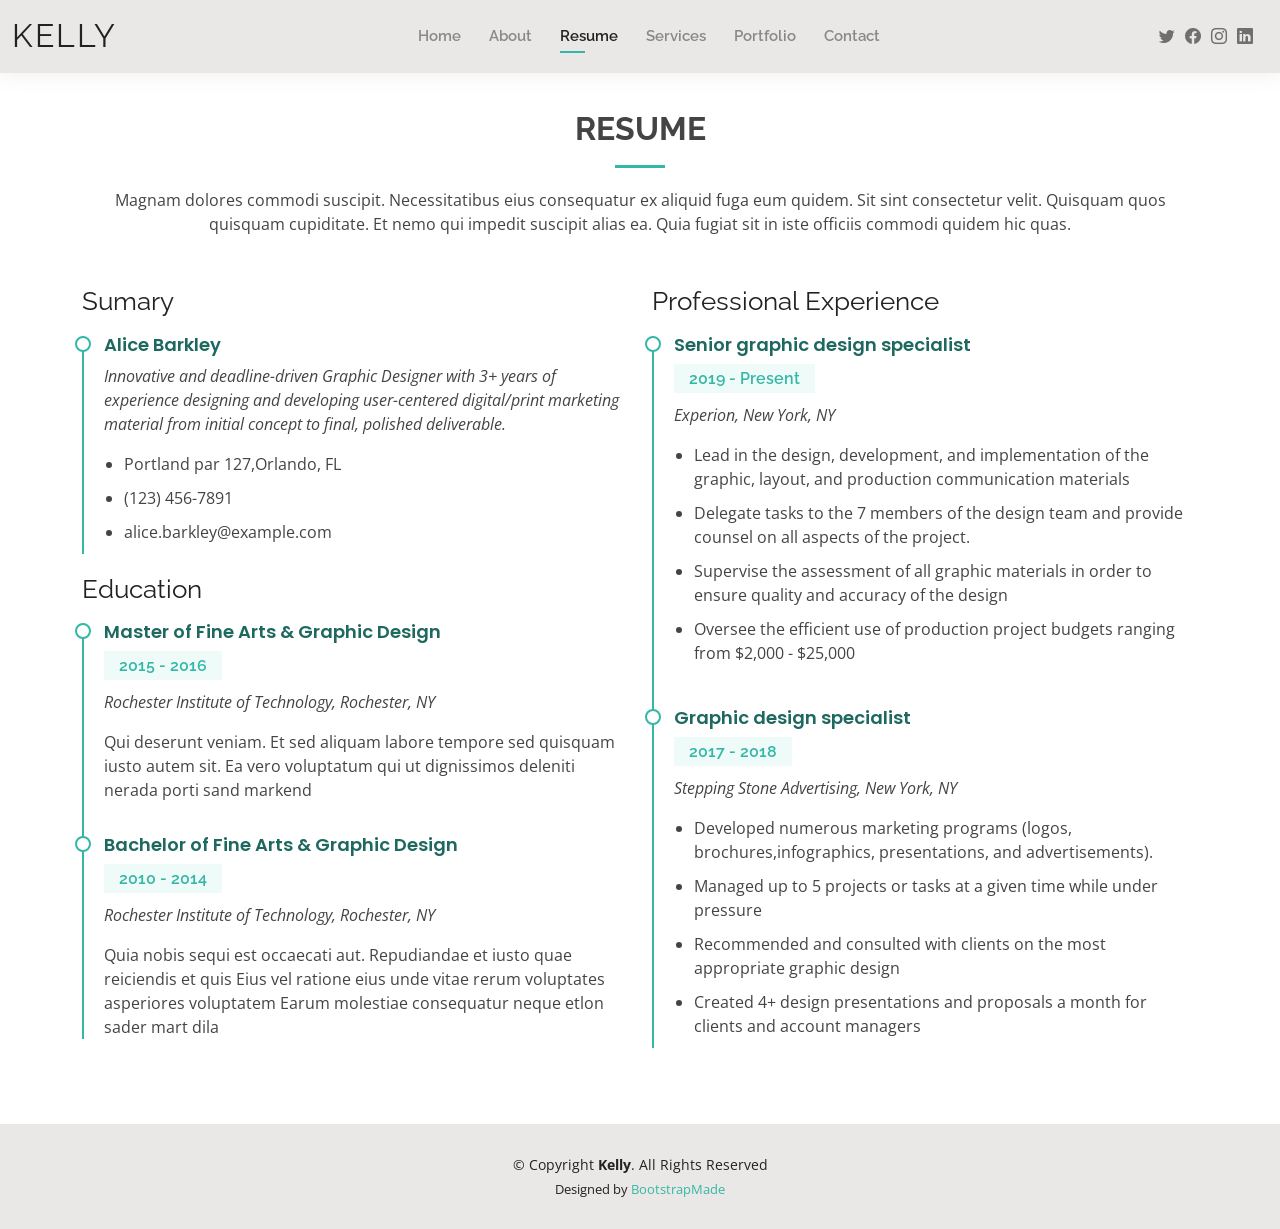
<file: resume.html>
<!DOCTYPE html>
<html lang="en">

<head>
  <meta charset="utf-8">
  <meta content="width=device-width, initial-scale=1.0" name="viewport">

  <title>Resume - Kelly Bootstrap Template</title>
  <meta content="" name="description">
  <meta content="" name="keywords">

  <!-- Favicons -->
  <link href="assets/img/favicon.png" rel="icon">
  <link href="assets/img/apple-touch-icon.png" rel="apple-touch-icon">

  <!-- Google Fonts -->
  <link href="https://fonts.googleapis.com/css?family=Open+Sans:300,300i,400,400i,600,600i,700,700i|Raleway:300,300i,400,400i,500,500i,600,600i,700,700i|Poppins:300,300i,400,400i,500,500i,600,600i,700,700i" rel="stylesheet">

  <!-- Vendor CSS Files -->
  <link href="assets/vendor/aos/aos.css" rel="stylesheet">
  <link href="assets/vendor/bootstrap/css/bootstrap.min.css" rel="stylesheet">
  <link href="assets/vendor/bootstrap-icons/bootstrap-icons.css" rel="stylesheet">
  <link href="assets/vendor/boxicons/css/boxicons.min.css" rel="stylesheet">
  <link href="assets/vendor/glightbox/css/glightbox.min.css" rel="stylesheet">
  <link href="assets/vendor/swiper/swiper-bundle.min.css" rel="stylesheet">

  <!-- Template Main CSS File -->
  <link href="assets/css/style.css" rel="stylesheet">

  
</head>

<body>

  <!-- ======= Header ======= -->
  <header id="header" class="fixed-top">
    <div class="container-fluid d-flex justify-content-between align-items-center">

      <h1 class="logo me-auto me-lg-0"><a href="index.html">Kelly</a></h1>
      <!-- Uncomment below if you prefer to use an image logo -->
      <!-- <a href="index.html" class="logo"><img src="assets/img/logo.png" alt="" class="img-fluid"></a>-->

      <nav id="navbar" class="navbar order-last order-lg-0">
        <ul>
          <li><a href="index.html">Home</a></li>
          <li><a href="about.html">About</a></li>
          <li><a class="active" href="resume.html">Resume</a></li>
          <li><a href="services.html">Services</a></li>
          <li><a href="portfolio.html">Portfolio</a></li>
          <li><a href="contact.html">Contact</a></li>
        </ul>
        <i class="bi bi-list mobile-nav-toggle"></i>
      </nav><!-- .navbar -->

      <div class="header-social-links">
        <a href="#" class="twitter"><i class="bi bi-twitter"></i></a>
        <a href="#" class="facebook"><i class="bi bi-facebook"></i></a>
        <a href="#" class="instagram"><i class="bi bi-instagram"></i></a>
        <a href="#" class="linkedin"><i class="bi bi-linkedin"></i></i></a>
      </div>

    </div>

  </header><!-- End Header -->

  <main id="main">

    <!-- ======= Resume Section ======= -->
    <section id="resume" class="resume">
      <div class="container" data-aos="fade-up">

        <div class="section-title">
          <h2>Resume</h2>
          <p>Magnam dolores commodi suscipit. Necessitatibus eius consequatur ex aliquid fuga eum quidem. Sit sint consectetur velit. Quisquam quos quisquam cupiditate. Et nemo qui impedit suscipit alias ea. Quia fugiat sit in iste officiis commodi quidem hic quas.</p>
        </div>

        <div class="row">
          <div class="col-lg-6">
            <h3 class="resume-title">Sumary</h3>
            <div class="resume-item pb-0">
              <h4>Alice Barkley</h4>
              <p><em>Innovative and deadline-driven Graphic Designer with 3+ years of experience designing and developing user-centered digital/print marketing material from initial concept to final, polished deliverable.</em></p>
              <p>
              <ul>
                <li>Portland par 127,Orlando, FL</li>
                <li>(123) 456-7891</li>
                <li>alice.barkley@example.com</li>
              </ul>
              </p>
            </div>

            <h3 class="resume-title">Education</h3>
            <div class="resume-item">
              <h4>Master of Fine Arts &amp; Graphic Design</h4>
              <h5>2015 - 2016</h5>
              <p><em>Rochester Institute of Technology, Rochester, NY</em></p>
              <p>Qui deserunt veniam. Et sed aliquam labore tempore sed quisquam iusto autem sit. Ea vero voluptatum qui ut dignissimos deleniti nerada porti sand markend</p>
            </div>
            <div class="resume-item">
              <h4>Bachelor of Fine Arts &amp; Graphic Design</h4>
              <h5>2010 - 2014</h5>
              <p><em>Rochester Institute of Technology, Rochester, NY</em></p>
              <p>Quia nobis sequi est occaecati aut. Repudiandae et iusto quae reiciendis et quis Eius vel ratione eius unde vitae rerum voluptates asperiores voluptatem Earum molestiae consequatur neque etlon sader mart dila</p>
            </div>
          </div>
          <div class="col-lg-6">
            <h3 class="resume-title">Professional Experience</h3>
            <div class="resume-item">
              <h4>Senior graphic design specialist</h4>
              <h5>2019 - Present</h5>
              <p><em>Experion, New York, NY </em></p>
              <p>
              <ul>
                <li>Lead in the design, development, and implementation of the graphic, layout, and production communication materials</li>
                <li>Delegate tasks to the 7 members of the design team and provide counsel on all aspects of the project. </li>
                <li>Supervise the assessment of all graphic materials in order to ensure quality and accuracy of the design</li>
                <li>Oversee the efficient use of production project budgets ranging from $2,000 - $25,000</li>
              </ul>
              </p>
            </div>
            <div class="resume-item">
              <h4>Graphic design specialist</h4>
              <h5>2017 - 2018</h5>
              <p><em>Stepping Stone Advertising, New York, NY</em></p>
              <p>
              <ul>
                <li>Developed numerous marketing programs (logos, brochures,infographics, presentations, and advertisements).</li>
                <li>Managed up to 5 projects or tasks at a given time while under pressure</li>
                <li>Recommended and consulted with clients on the most appropriate graphic design</li>
                <li>Created 4+ design presentations and proposals a month for clients and account managers</li>
              </ul>
              </p>
            </div>
          </div>
        </div>

      </div>
    </section><!-- End Resume Section -->

  </main><!-- End #main -->

  <!-- ======= Footer ======= -->
  <footer id="footer">
    <div class="container">
      <div class="copyright">
        &copy; Copyright <strong><span>Kelly</span></strong>. All Rights Reserved
      </div>
      <div class="credits">
        Designed by <a href="https://bootstrapmade.com/">BootstrapMade</a>
      </div>
    </div>
  </footer><!-- End  Footer -->

  <div id="preloader"></div>
  <a href="#" class="back-to-top d-flex align-items-center justify-content-center"><i class="bi bi-arrow-up-short"></i></a>

  <!-- Vendor JS Files -->
  <script src="assets/vendor/purecounter/purecounter_vanilla.js"></script>
  <script src="assets/vendor/aos/aos.js"></script>
  <script src="assets/vendor/bootstrap/js/bootstrap.bundle.min.js"></script>
  <script src="assets/vendor/glightbox/js/glightbox.min.js"></script>
  <script src="assets/vendor/isotope-layout/isotope.pkgd.min.js"></script>
  <script src="assets/vendor/swiper/swiper-bundle.min.js"></script>
  <script src="assets/vendor/waypoints/noframework.waypoints.js"></script>
  <!-- <script src="assets/vendor/php-email-form/validate.js"></script> -->

  <!-- Template Main JS File -->
  <script src="assets/js/main.js"></script>

</body>

</html>
</file>
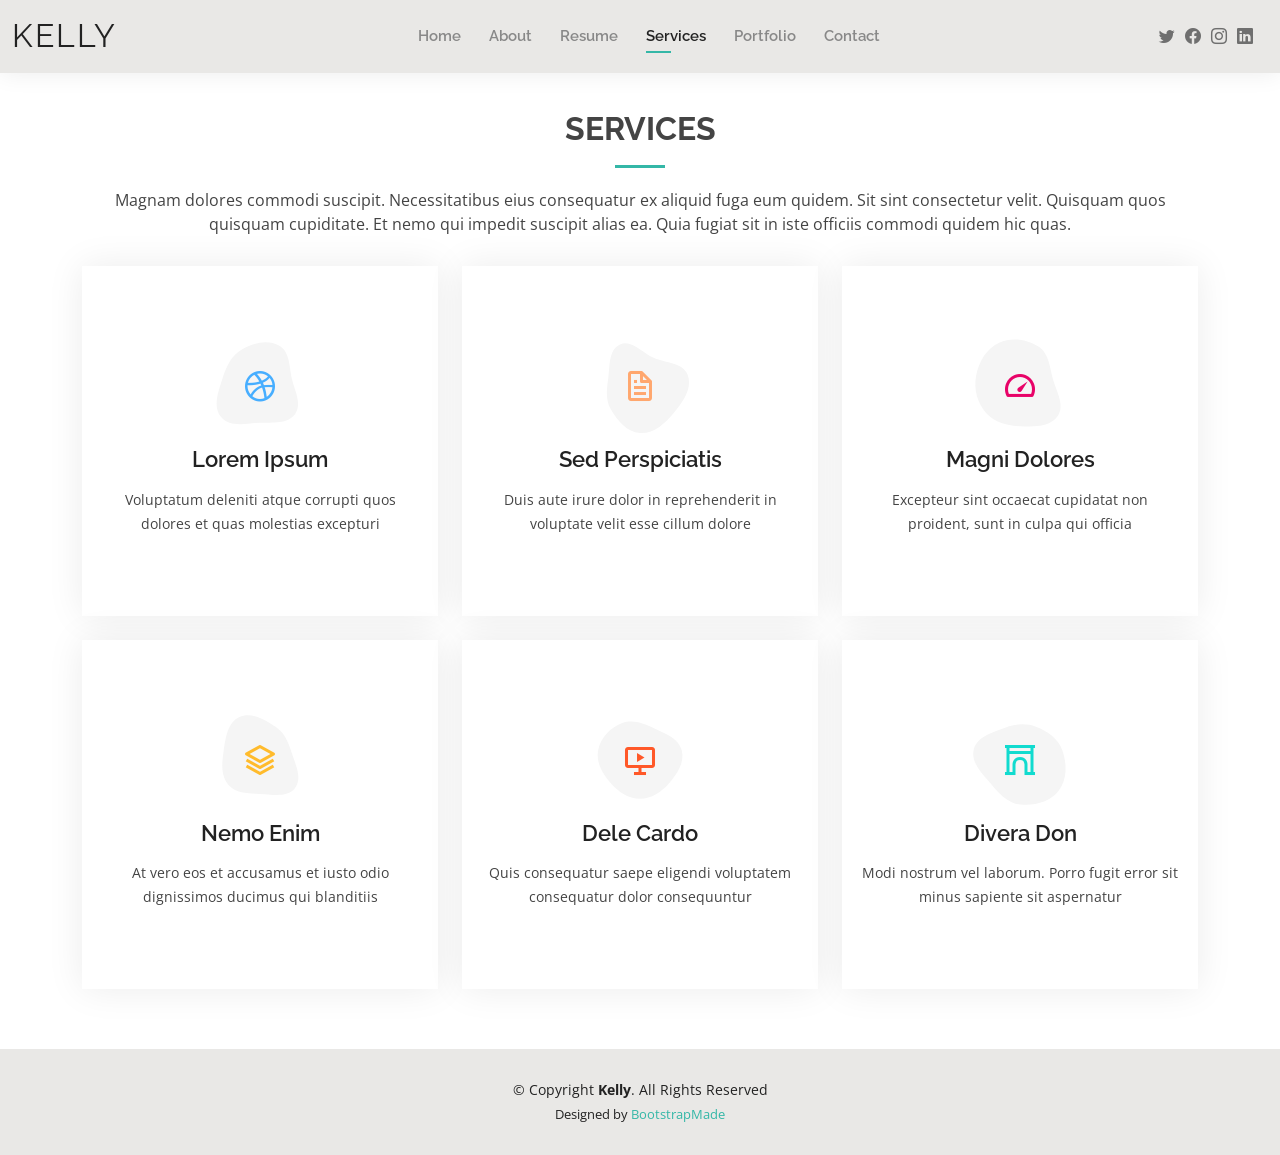
<file: services.html>
<!DOCTYPE html>
<html lang="en">

<head>
  <meta charset="utf-8">
  <meta content="width=device-width, initial-scale=1.0" name="viewport">

  <title>Services - Kelly Bootstrap Template</title>
  <meta content="" name="description">
  <meta content="" name="keywords">

  <!-- Favicons -->
  <link href="assets/img/favicon.png" rel="icon">
  <link href="assets/img/apple-touch-icon.png" rel="apple-touch-icon">

  <!-- Google Fonts -->
  <link href="https://fonts.googleapis.com/css?family=Open+Sans:300,300i,400,400i,600,600i,700,700i|Raleway:300,300i,400,400i,500,500i,600,600i,700,700i|Poppins:300,300i,400,400i,500,500i,600,600i,700,700i" rel="stylesheet">

  <!-- Vendor CSS Files -->
  <link href="assets/vendor/aos/aos.css" rel="stylesheet">
  <link href="assets/vendor/bootstrap/css/bootstrap.min.css" rel="stylesheet">
  <link href="assets/vendor/bootstrap-icons/bootstrap-icons.css" rel="stylesheet">
  <link href="assets/vendor/boxicons/css/boxicons.min.css" rel="stylesheet">
  <link href="assets/vendor/glightbox/css/glightbox.min.css" rel="stylesheet">
  <link href="assets/vendor/swiper/swiper-bundle.min.css" rel="stylesheet">

  <!-- Template Main CSS File -->
  <link href="assets/css/style.css" rel="stylesheet">

  
</head>

<body>

  <!-- ======= Header ======= -->
  <header id="header" class="fixed-top">
    <div class="container-fluid d-flex justify-content-between align-items-center">

      <h1 class="logo me-auto me-lg-0"><a href="index.html">Kelly</a></h1>
      <!-- Uncomment below if you prefer to use an image logo -->
      <!-- <a href="index.html" class="logo"><img src="assets/img/logo.png" alt="" class="img-fluid"></a>-->

      <nav id="navbar" class="navbar order-last order-lg-0">
        <ul>
          <li><a href="index.html">Home</a></li>
          <li><a href="about.html">About</a></li>
          <li><a href="resume.html">Resume</a></li>
          <li><a class="active" href="services.html">Services</a></li>
          <li><a href="portfolio.html">Portfolio</a></li>
          <li><a href="contact.html">Contact</a></li>
        </ul>
        <i class="bi bi-list mobile-nav-toggle"></i>
      </nav><!-- .navbar -->

      <div class="header-social-links">
        <a href="#" class="twitter"><i class="bi bi-twitter"></i></a>
        <a href="#" class="facebook"><i class="bi bi-facebook"></i></a>
        <a href="#" class="instagram"><i class="bi bi-instagram"></i></a>
        <a href="#" class="linkedin"><i class="bi bi-linkedin"></i></i></a>
      </div>

    </div>

  </header><!-- End Header -->

  <main id="main">

    <!-- ======= Services Section ======= -->
    <section id="services" class="services">
      <div class="container" data-aos="fade-up">

        <div class="section-title">
          <h2>Services</h2>
          <p>Magnam dolores commodi suscipit. Necessitatibus eius consequatur ex aliquid fuga eum quidem. Sit sint consectetur velit. Quisquam quos quisquam cupiditate. Et nemo qui impedit suscipit alias ea. Quia fugiat sit in iste officiis commodi quidem hic quas.</p>
        </div>

        <div class="row">
          <div class="col-lg-4 col-md-6 d-flex align-items-stretch" data-aos="zoom-in" data-aos-delay="100">
            <div class="icon-box iconbox-blue">
              <div class="icon">
                <svg width="100" height="100" viewBox="0 0 600 600" xmlns="http://www.w3.org/2000/svg">
                  <path stroke="none" stroke-width="0" fill="#f5f5f5" d="M300,521.0016835830174C376.1290562159157,517.8887921683347,466.0731472004068,529.7835943286574,510.70327084640275,468.03025145048787C554.3714126377745,407.6079735673963,508.03601936045806,328.9844924480964,491.2728898941984,256.3432110539036C474.5976632858925,184.082847569629,479.9380746630129,96.60480741107993,416.23090153303,58.64404602377083C348.86323505073057,18.502131276798302,261.93793281208167,40.57373210992963,193.5410806939664,78.93577620505333C130.42746243093433,114.334589627462,98.30271207620316,179.96522072025542,76.75703585869454,249.04625023123273C51.97151888228291,328.5150500222984,13.704378332031375,421.85034740162234,66.52175969318436,486.19268352777647C119.04800174914682,550.1803526380478,217.28368757567262,524.383925680826,300,521.0016835830174"></path>
                </svg>
                <i class="bx bxl-dribbble"></i>
              </div>
              <h4><a href="">Lorem Ipsum</a></h4>
              <p>Voluptatum deleniti atque corrupti quos dolores et quas molestias excepturi</p>
            </div>
          </div>

          <div class="col-lg-4 col-md-6 d-flex align-items-stretch mt-4 mt-md-0" data-aos="zoom-in" data-aos-delay="200">
            <div class="icon-box iconbox-orange ">
              <div class="icon">
                <svg width="100" height="100" viewBox="0 0 600 600" xmlns="http://www.w3.org/2000/svg">
                  <path stroke="none" stroke-width="0" fill="#f5f5f5" d="M300,582.0697525312426C382.5290701553225,586.8405444964366,449.9789794690241,525.3245884688669,502.5850820975895,461.55621195738473C556.606425686781,396.0723002908107,615.8543463187945,314.28637112970534,586.6730223649479,234.56875336149918C558.9533121215079,158.8439757836574,454.9685369536778,164.00468322053177,381.49747125262974,130.76875717737553C312.15926192815925,99.40240125094834,248.97055460311594,18.661163978235184,179.8680185752513,50.54337015887873C110.5421016452524,82.52863877960104,119.82277516462835,180.83849132639028,109.12597500060166,256.43424936330496C100.08760227029461,320.3096726198365,92.17705696193138,384.0621239912766,124.79988738764834,439.7174275375508C164.83382741302287,508.01625554203684,220.96474134820875,577.5009287672846,300,582.0697525312426"></path>
                </svg>
                <i class="bx bx-file"></i>
              </div>
              <h4><a href="">Sed Perspiciatis</a></h4>
              <p>Duis aute irure dolor in reprehenderit in voluptate velit esse cillum dolore</p>
            </div>
          </div>

          <div class="col-lg-4 col-md-6 d-flex align-items-stretch mt-4 mt-lg-0" data-aos="zoom-in" data-aos-delay="300">
            <div class="icon-box iconbox-pink">
              <div class="icon">
                <svg width="100" height="100" viewBox="0 0 600 600" xmlns="http://www.w3.org/2000/svg">
                  <path stroke="none" stroke-width="0" fill="#f5f5f5" d="M300,541.5067337569781C382.14930387511276,545.0595476570109,479.8736841581634,548.3450877840088,526.4010558755058,480.5488172755941C571.5218469581645,414.80211281144784,517.5187510058486,332.0715597781072,496.52539010469104,255.14436215662573C477.37192572678356,184.95920475031193,473.57363656557914,105.61284051026155,413.0603344069578,65.22779650032875C343.27470386102294,18.654635553484475,251.2091493199835,5.337323636656869,175.0934190732945,40.62881213300186C97.87086631185822,76.43348514350839,51.98124368387456,156.15599469081315,36.44837278890362,239.84606092416172C21.716077023791087,319.22268207091537,43.775223500013084,401.1760424656574,96.891909868211,461.97329694683043C147.22146801428983,519.5804099606455,223.5754009179313,538.201503339737,300,541.5067337569781"></path>
                </svg>
                <i class="bx bx-tachometer"></i>
              </div>
              <h4><a href="">Magni Dolores</a></h4>
              <p>Excepteur sint occaecat cupidatat non proident, sunt in culpa qui officia</p>
            </div>
          </div>

          <div class="col-lg-4 col-md-6 d-flex align-items-stretch mt-4" data-aos="zoom-in" data-aos-delay="100">
            <div class="icon-box iconbox-yellow">
              <div class="icon">
                <svg width="100" height="100" viewBox="0 0 600 600" xmlns="http://www.w3.org/2000/svg">
                  <path stroke="none" stroke-width="0" fill="#f5f5f5" d="M300,503.46388370962813C374.79870501325706,506.71871716319447,464.8034551963731,527.1746412648533,510.4981551193396,467.86667711651364C555.9287308511215,408.9015244558933,512.6030010748507,327.5744911775523,490.211057578863,256.5855673507754C471.097692560561,195.9906835881958,447.69079081568157,138.11976852964426,395.19560036434837,102.3242989838813C329.3053358748298,57.3949838291264,248.02791733380457,8.279543830951368,175.87071277845988,42.242879143198664C103.41431057327972,76.34704239035025,93.79494320519305,170.9812938413882,81.28167332365135,250.07896920659033C70.17666984294237,320.27484674793965,64.84698225790005,396.69656628748305,111.28512138212992,450.4950937839243C156.20124167950087,502.5303643271138,231.32542653798444,500.4755392045468,300,503.46388370962813"></path>
                </svg>
                <i class="bx bx-layer"></i>
              </div>
              <h4><a href="">Nemo Enim</a></h4>
              <p>At vero eos et accusamus et iusto odio dignissimos ducimus qui blanditiis</p>
            </div>
          </div>

          <div class="col-lg-4 col-md-6 d-flex align-items-stretch mt-4" data-aos="zoom-in" data-aos-delay="200">
            <div class="icon-box iconbox-red">
              <div class="icon">
                <svg width="100" height="100" viewBox="0 0 600 600" xmlns="http://www.w3.org/2000/svg">
                  <path stroke="none" stroke-width="0" fill="#f5f5f5" d="M300,532.3542879108572C369.38199826031484,532.3153073249985,429.10787420159085,491.63046689027357,474.5244479745417,439.17860296908856C522.8885846962883,383.3225815378663,569.1668002868075,314.3205725914397,550.7432151929288,242.7694973846089C532.6665558377875,172.5657663291529,456.2379748765914,142.6223662098291,390.3689995646985,112.34683881706744C326.66090330228417,83.06452184765237,258.84405631176094,53.51806209861945,193.32584062364296,78.48882559362697C121.61183558270385,105.82097193414197,62.805066853699245,167.19869350419734,48.57481801355237,242.6138429142374C34.843463184063346,315.3850353017275,76.69343916112496,383.4422959591041,125.22947124332185,439.3748458443577C170.7312796277747,491.8107796887764,230.57421082200815,532.3932930995766,300,532.3542879108572"></path>
                </svg>
                <i class="bx bx-slideshow"></i>
              </div>
              <h4><a href="">Dele Cardo</a></h4>
              <p>Quis consequatur saepe eligendi voluptatem consequatur dolor consequuntur</p>
            </div>
          </div>

          <div class="col-lg-4 col-md-6 d-flex align-items-stretch mt-4" data-aos="zoom-in" data-aos-delay="300">
            <div class="icon-box iconbox-teal">
              <div class="icon">
                <svg width="100" height="100" viewBox="0 0 600 600" xmlns="http://www.w3.org/2000/svg">
                  <path stroke="none" stroke-width="0" fill="#f5f5f5" d="M300,566.797414625762C385.7384707136149,576.1784315230908,478.7894351017131,552.8928747891023,531.9192734346935,484.94944893311C584.6109503024035,417.5663521118492,582.489472248146,322.67544863468447,553.9536738515405,242.03673114598146C529.1557734026468,171.96086150256528,465.24506316201064,127.66468636344209,395.9583748389544,100.7403814666027C334.2173773831606,76.7482773500951,269.4350130405921,84.62216499799875,207.1952322260088,107.2889140133804C132.92018162631612,134.33871894543012,41.79353780512637,160.00259165414826,22.644507872594943,236.69541883565114C3.319112789854554,314.0945973066697,72.72355303640163,379.243833228382,124.04198916343866,440.3218312028393C172.9286146004772,498.5055451809895,224.45579914871206,558.5317968840102,300,566.797414625762"></path>
                </svg>
                <i class="bx bx-arch"></i>
              </div>
              <h4><a href="">Divera Don</a></h4>
              <p>Modi nostrum vel laborum. Porro fugit error sit minus sapiente sit aspernatur</p>
            </div>
          </div>

        </div>

      </div>
    </section><!-- End Services Section -->

  </main><!-- End #main -->

  <!-- ======= Footer ======= -->
  <footer id="footer">
    <div class="container">
      <div class="copyright">
        &copy; Copyright <strong><span>Kelly</span></strong>. All Rights Reserved
      </div>
      <div class="credits">
        Designed by <a href="https://bootstrapmade.com/">BootstrapMade</a>
      </div>
    </div>
  </footer><!-- End  Footer -->

  <div id="preloader"></div>
  <a href="#" class="back-to-top d-flex align-items-center justify-content-center"><i class="bi bi-arrow-up-short"></i></a>

  <!-- Vendor JS Files -->
  <script src="assets/vendor/purecounter/purecounter_vanilla.js"></script>
  <script src="assets/vendor/aos/aos.js"></script>
  <script src="assets/vendor/bootstrap/js/bootstrap.bundle.min.js"></script>
  <script src="assets/vendor/glightbox/js/glightbox.min.js"></script>
  <script src="assets/vendor/isotope-layout/isotope.pkgd.min.js"></script>
  <script src="assets/vendor/swiper/swiper-bundle.min.js"></script>
  <script src="assets/vendor/waypoints/noframework.waypoints.js"></script>
  <!-- <script src="assets/vendor/php-email-form/validate.js"></script> -->

  <!-- Template Main JS File -->
  <script src="assets/js/main.js"></script>

</body>

</html>
</file>
<file: assets/css/style.css>
/*--------------------------------------------------------------
# General
--------------------------------------------------------------*/
body {
  font-family: "Open Sans", sans-serif;
  color: #444444;
}

a {
  color: #34b7a7;
  text-decoration: none;
}

a:hover {
  color: #51cdbe;
  text-decoration: none;
}

h1,
h2,
h3,
h4,
h5,
h6 {
  font-family: "Raleway", sans-serif;
}

#main {
  margin-top: 50px;
}

@media (max-width: 992px) {
  #main {
    margin-top: 30px;
  }
}

/*--------------------------------------------------------------
# Preloader
--------------------------------------------------------------*/
#preloader {
  position: fixed;
  top: 0;
  left: 0;
  right: 0;
  bottom: 0;
  z-index: 9999;
  overflow: hidden;
  background: #fff;
}

#preloader:before {
  content: "";
  position: fixed;
  top: calc(50% - 30px);
  left: calc(50% - 30px);
  border: 6px solid #34b7a7;
  border-top-color: #dcf5f2;
  border-radius: 50%;
  width: 60px;
  height: 60px;
  animation: animate-preloader 1s linear infinite;
}

@keyframes animate-preloader {
  0% {
    transform: rotate(0deg);
  }

  100% {
    transform: rotate(360deg);
  }
}

/*--------------------------------------------------------------
# Back to top button
--------------------------------------------------------------*/
.back-to-top {
  position: fixed;
  visibility: hidden;
  opacity: 0;
  right: 15px;
  bottom: 15px;
  z-index: 996;
  background: #34b7a7;
  width: 40px;
  height: 40px;
  border-radius: 50px;
  transition: all 0.4s;
}

.back-to-top i {
  font-size: 24px;
  color: #fff;
  line-height: 0;
}

.back-to-top:hover {
  background: #49cbbb;
  color: #fff;
}

.back-to-top.active {
  visibility: visible;
  opacity: 1;
}

/*--------------------------------------------------------------
# Header
--------------------------------------------------------------*/
#header {
  background: #e9e8e6;
  box-shadow: 0px 0px 25px 0 rgba(0, 0, 0, 0.08);
  z-index: 997;
  padding: 15px 0;
}

#header .logo {
  font-size: 32px;
  margin: 0;
  padding: 0;
  line-height: 1;
  font-weight: 400;
  letter-spacing: 2px;
  text-transform: uppercase;
}

#header .logo a {
  color: #222222;
}

#header .logo img {
  max-height: 40px;
}

@media (max-width: 992px) {
  #header .logo {
    font-size: 28px;
  }
}

/*--------------------------------------------------------------
# Header Social Links
--------------------------------------------------------------*/
.header-social-links {
  padding-right: 15px;
}

.header-social-links a {
  color: #6f6f6f;
  padding-left: 6px;
  display: inline-block;
  line-height: 0px;
  transition: 0.3s;
  font-size: 16px;
}

.header-social-links a:hover {
  color: #34b7a7;
}

/*--------------------------------------------------------------
# Navigation Menu
--------------------------------------------------------------*/
/**
* Desktop Navigation 
*/
.navbar {
  padding: 0;
}

.navbar ul {
  margin: 0;
  padding: 0;
  display: flex;
  list-style: none;
  align-items: center;
}

.navbar li {
  position: relative;
  padding: 10px 0 10px 28px;
}

.navbar a,
.navbar a:focus {
  display: flex;
  align-items: center;
  justify-content: space-between;
  font-family: "Raleway", sans-serif;
  font-size: 15px;
  font-weight: 600;
  color: #888888;
  white-space: nowrap;
  transition: 0.3s;
  position: relative;
}

.navbar a i,
.navbar a:focus i {
  font-size: 12px;
  line-height: 0;
  margin-left: 5px;
}

.navbar > ul > li > a:before {
  content: "";
  position: absolute;
  width: 0;
  height: 2px;
  bottom: -5px;
  left: 0;
  background-color: #34b7a7;
  visibility: hidden;
  width: 0px;
  transition: all 0.3s ease-in-out 0s;
}

.navbar a:hover:before,
.navbar li:hover > a:before,
.navbar .active:before {
  visibility: visible;
  width: 25px;
}

.navbar a:hover,
.navbar .active,
.navbar .active:focus,
.navbar li:hover > a {
  color: #222222;
}

.navbar .dropdown ul {
  display: block;
  position: absolute;
  left: 14px;
  top: calc(100% + 30px);
  margin: 0;
  padding: 10px 0;
  z-index: 99;
  opacity: 0;
  visibility: hidden;
  background: #fff;
  box-shadow: 0px 0px 30px rgba(127, 137, 161, 0.25);
  transition: 0.3s;
  border-radius: 4px;
}

.navbar .dropdown ul li {
  min-width: 200px;
  padding: 0;
}

.navbar .dropdown ul a {
  padding: 10px 20px;
  font-size: 15px;
  text-transform: none;
  font-weight: 600;
}

.navbar .dropdown ul a i {
  font-size: 12px;
}

.navbar .dropdown ul a:hover,
.navbar .dropdown ul .active:hover,
.navbar .dropdown ul li:hover > a {
  color: #34b7a7;
}

.navbar .dropdown:hover > ul {
  opacity: 1;
  top: 100%;
  visibility: visible;
}

.navbar .dropdown .dropdown ul {
  top: 0;
  left: calc(100% - 30px);
  visibility: hidden;
}

.navbar .dropdown .dropdown:hover > ul {
  opacity: 1;
  top: 0;
  left: 100%;
  visibility: visible;
}

@media (max-width: 1366px) {
  .navbar .dropdown .dropdown ul {
    left: -90%;
  }

  .navbar .dropdown .dropdown:hover > ul {
    left: -100%;
  }
}

/**
* Mobile Navigation 
*/
.mobile-nav-toggle {
  color: #222222;
  font-size: 28px;
  cursor: pointer;
  display: none;
  line-height: 0;
  transition: 0.5s;
}

.mobile-nav-toggle.bi-x {
  color: #fff;
}

@media (max-width: 991px) {
  .mobile-nav-toggle {
    display: block;
  }

  .navbar ul {
    display: none;
  }
}

.navbar-mobile {
  position: fixed;
  overflow: hidden;
  top: 0;
  right: 0;
  left: 0;
  bottom: 0;
  background: rgba(9, 9, 9, 0.9);
  transition: 0.3s;
  z-index: 999;
}

.navbar-mobile .mobile-nav-toggle {
  position: absolute;
  top: 15px;
  right: 15px;
}

.navbar-mobile ul {
  display: block;
  position: absolute;
  top: 55px;
  right: 15px;
  bottom: 15px;
  left: 15px;
  padding: 10px 0;
  border-radius: 10px;
  background-color: #fff;
  overflow-y: auto;
  transition: 0.3s;
}

.navbar-mobile a,
.navbar-mobile a:focus {
  font-size: 15px;
  padding-right: 15px;
  color: #222222;
}

.navbar-mobile a:hover,
.navbar-mobile .active,
.navbar-mobile li:hover > a {
  color: #34b7a7;
}

.navbar-mobile .getstarted,
.navbar-mobile .getstarted:focus {
  margin: 15px;
}

.navbar-mobile .dropdown ul {
  position: static;
  display: none;
  margin: 10px 20px;
  padding: 10px 0;
  z-index: 99;
  opacity: 1;
  visibility: visible;
  background: #fff;
  box-shadow: 0px 0px 30px rgba(127, 137, 161, 0.25);
}

.navbar-mobile .dropdown ul li {
  min-width: 200px;
}

.navbar-mobile .dropdown ul a {
  padding: 10px 20px;
}

.navbar-mobile .dropdown ul a i {
  font-size: 12px;
}

.navbar-mobile .dropdown ul a:hover,
.navbar-mobile .dropdown ul .active:hover,
.navbar-mobile .dropdown ul li:hover > a {
  color: #34b7a7;
}

.navbar-mobile .dropdown > .dropdown-active {
  display: block;
}

/*--------------------------------------------------------------
# Hero Section
--------------------------------------------------------------*/
#hero {
  width: 100%;
  height: 100vh;
  background: url("../img/hero-bg.jpg") top right;
  background-size: cover;
}

#hero .container {
  padding-top: 70px;
  position: relative;
}

@media (max-width: 992px) {
  #hero .container {
    padding-top: 58px;
  }
}

#hero h1 {
  margin: 0;
  font-size: 48px;
  font-weight: 700;
  line-height: 56px;
  color: #222222;
}

#hero h2 {
  color: #6f6f6f;
  margin: 10px 0 0 0;
  font-size: 22px;
}

#hero .btn-about {
  font-family: "Raleway", sans-serif;
  text-transform: uppercase;
  font-weight: 600;
  font-size: 12px;
  letter-spacing: 1px;
  display: inline-block;
  padding: 12px 40px;
  border-radius: 50px;
  transition: 0.5s;
  margin-top: 30px;
  color: #fff;
  background: #34b7a7;
}

#hero .btn-about:hover {
  background: #3dc8b7;
}

@media (min-width: 1024px) {
  #hero {
    background-attachment: fixed;
  }
}

@media (max-width: 992px) {
  #hero:before {
    content: "";
    background: rgba(255, 255, 255, 0.8);
    position: absolute;
    bottom: 0;
    top: 0;
    left: 0;
    right: 0;
  }

  #hero h1 {
    font-size: 28px;
    line-height: 36px;
  }

  #hero h2 {
    font-size: 18px;
    line-height: 24px;
  }
}

/*--------------------------------------------------------------
# Sections General
--------------------------------------------------------------*/
section {
  padding: 60px 0;
}

.section-bg {
  background-color: #e7f8f6;
}

.section-title {
  text-align: center;
  padding-bottom: 30px;
}

.section-title h2 {
  font-size: 32px;
  font-weight: bold;
  text-transform: uppercase;
  margin-bottom: 20px;
  padding-bottom: 20px;
  position: relative;
}

.section-title h2::after {
  content: "";
  position: absolute;
  display: block;
  width: 50px;
  height: 3px;
  background: #34b7a7;
  bottom: 0;
  left: calc(50% - 25px);
}

.section-title p {
  margin-bottom: 0;
}

/*--------------------------------------------------------------
# Cta
--------------------------------------------------------------*/
.cta {
  background: linear-gradient(rgba(0, 0, 0, 0.6), rgba(0, 0, 0, 0.6)),
    url("../img/bg-1.jpg") fixed center center;
  background-size: cover;
  padding: 80px 0;
}

.cta h3 {
  color: #fff;
  font-size: 28px;
  font-weight: 700;
}

.cta p {
  color: #fff;
}

.cta .cta-btn {
  font-family: "Raleway", sans-serif;
  text-transform: uppercase;
  font-weight: 500;
  font-size: 16px;
  letter-spacing: 1px;
  display: inline-block;
  padding: 8px 20px;
  border-radius: 2px;
  transition: 0.5s;
  margin: 10px;
  border: 2px solid #fff;
  color: #fff;
}

.cta .cta-btn:hover {
  background: #34b7a7;
  border: 2px solid #34b7a7;
}

@media (max-width: 1024px) {
  .cta {
    background-attachment: scroll;
  }
}

@media (min-width: 769px) {
  .cta .cta-btn-container {
    display: flex;
    align-items: center;
    justify-content: flex-end;
  }
}

/*--------------------------------------------------------------
# About
--------------------------------------------------------------*/
.about .content h3 {
  font-weight: 700;
  font-size: 26px;
  color: #555555;
}

.about .content ul {
  list-style: none;
  padding: 0;
}

.about .content ul li {
  padding-bottom: 10px;
}

.about .content ul i {
  font-size: 20px;
  padding-right: 2px;
  color: #34b7a7;
}

.about .content p:last-child {
  margin-bottom: 0;
}

/*--------------------------------------------------------------
# Skills
--------------------------------------------------------------*/
.skills .progress {
  height: 60px;
  display: block;
  background: none;
  border-radius: 0;
}

.skills .progress .skill {
  padding: 10px 0;
  margin: 0 0 6px 0;
  text-transform: uppercase;
  display: block;
  font-weight: 600;
  font-family: "Poppins", sans-serif;
  color: #222222;
}

.skills .progress .skill .val {
  float: right;
  font-style: normal;
}

.skills .progress-bar-wrap {
  background: #f3f3f3;
}

.skills .progress-bar {
  width: 1px;
  height: 10px;
  transition: 0.9s;
  background-color: #34b7a7;
}

/*--------------------------------------------------------------
# Facts
--------------------------------------------------------------*/
.facts .counters span {
  font-size: 48px;
  display: block;
  color: #34b7a7;
}

.facts .counters p {
  padding: 0;
  margin: 0 0 20px 0;
  font-family: "Raleway", sans-serif;
  font-size: 14px;
}

/*--------------------------------------------------------------
# Testimonials
--------------------------------------------------------------*/
.testimonials .section-header {
  margin-bottom: 40px;
}

.testimonials .testimonials-carousel,
.testimonials .testimonials-slider {
  overflow: hidden;
}

.testimonials .testimonial-item {
  text-align: center;
}

.testimonials .testimonial-item .testimonial-img {
  width: 120px;
  border-radius: 50%;
  border: 4px solid #fff;
  margin: 0 auto;
}

.testimonials .testimonial-item h3 {
  font-size: 20px;
  font-weight: bold;
  margin: 10px 0 5px 0;
  color: #111;
}

.testimonials .testimonial-item h4 {
  font-size: 14px;
  color: #999;
  margin: 0 0 15px 0;
}

.testimonials .testimonial-item .quote-icon-left,
.testimonials .testimonial-item .quote-icon-right {
  color: #c8efea;
  font-size: 26px;
}

.testimonials .testimonial-item .quote-icon-left {
  display: inline-block;
  left: -5px;
  position: relative;
}

.testimonials .testimonial-item .quote-icon-right {
  display: inline-block;
  right: -5px;
  position: relative;
  top: 10px;
}

.testimonials .testimonial-item p {
  font-style: italic;
  margin: 0 auto 15px auto;
}

@media (min-width: 992px) {
  .testimonials .testimonial-item p {
    width: 80%;
  }
}

.testimonials .swiper-pagination {
  margin-top: 20px;
  position: relative;
}

.testimonials .swiper-pagination .swiper-pagination-bullet {
  width: 12px;
  height: 12px;
  background-color: #fff;
  opacity: 1;
  border: 1px solid #34b7a7;
}

.testimonials .swiper-pagination .swiper-pagination-bullet-active {
  background-color: #34b7a7;
}

/*--------------------------------------------------------------
# Resume
--------------------------------------------------------------*/
.resume .resume-title {
  font-size: 26px;
  font-weight: 400;
  margin-top: 20px;
  margin-bottom: 20px;
  color: #222222;
}

.resume .resume-item {
  padding: 0 0 20px 20px;
  margin-top: -2px;
  border-left: 2px solid #34b7a7;
  position: relative;
}

.resume .resume-item h4 {
  line-height: 18px;
  font-size: 18px;
  font-weight: 600;
  font-family: "Poppins", sans-serif;
  color: #1d685f;
  margin-bottom: 10px;
}

.resume .resume-item h5 {
  font-size: 16px;
  background: #effbf9;
  padding: 5px 15px;
  display: inline-block;
  font-weight: 600;
  margin-bottom: 10px;
  color: #34b7a7;
}

.resume .resume-item ul {
  padding-left: 20px;
}

.resume .resume-item ul li {
  padding-bottom: 10px;
}

.resume .resume-item:last-child {
  padding-bottom: 0;
}

.resume .resume-item::before {
  content: "";
  position: absolute;
  width: 16px;
  height: 16px;
  border-radius: 50px;
  left: -9px;
  top: 0;
  background: #fff;
  border: 2px solid #34b7a7;
}

/*--------------------------------------------------------------
# Services
--------------------------------------------------------------*/
.services .icon-box {
  text-align: center;
  padding: 70px 20px 80px 20px;
  transition: all ease-in-out 0.3s;
  background: #fff;
  box-shadow: 0px 0 35px 0 rgba(0, 0, 0, 0.08);
}

.services .icon-box .icon {
  margin: 0 auto;
  width: 100px;
  height: 100px;
  display: flex;
  align-items: center;
  justify-content: center;
  transition: ease-in-out 0.3s;
  position: relative;
}

.services .icon-box .icon i {
  font-size: 36px;
  transition: 0.5s;
  position: relative;
}

.services .icon-box .icon svg {
  position: absolute;
  top: 0;
  left: 0;
}

.services .icon-box .icon svg path {
  transition: 0.5s;
  fill: #f5f5f5;
}

.services .icon-box h4 {
  font-weight: 600;
  margin: 10px 0 15px 0;
  font-size: 22px;
}

.services .icon-box h4 a {
  color: #222222;
  transition: ease-in-out 0.3s;
}

.services .icon-box p {
  line-height: 24px;
  font-size: 14px;
  margin-bottom: 0;
}

.services .iconbox-blue i {
  color: #47aeff;
}

.services .iconbox-blue:hover .icon i {
  color: #fff;
}

.services .iconbox-blue:hover .icon path {
  fill: #47aeff;
}

.services .iconbox-orange i {
  color: #ffa76e;
}

.services .iconbox-orange:hover .icon i {
  color: #fff;
}

.services .iconbox-orange:hover .icon path {
  fill: #ffa76e;
}

.services .iconbox-pink i {
  color: #e80368;
}

.services .iconbox-pink:hover .icon i {
  color: #fff;
}

.services .iconbox-pink:hover .icon path {
  fill: #e80368;
}

.services .iconbox-yellow i {
  color: #ffbb2c;
}

.services .iconbox-yellow:hover .icon i {
  color: #fff;
}

.services .iconbox-yellow:hover .icon path {
  fill: #ffbb2c;
}

.services .iconbox-red i {
  color: #ff5828;
}

.services .iconbox-red:hover .icon i {
  color: #fff;
}

.services .iconbox-red:hover .icon path {
  fill: #ff5828;
}

.services .iconbox-teal i {
  color: #11dbcf;
}

.services .iconbox-teal:hover .icon i {
  color: #fff;
}

.services .iconbox-teal:hover .icon path {
  fill: #11dbcf;
}

/*--------------------------------------------------------------
# Portfolio
--------------------------------------------------------------*/
.portfolio .portfolio-item {
  margin-bottom: 30px;
}

.portfolio #portfolio-flters {
  padding: 0;
  margin: 0 auto 20px auto;
  list-style: none;
  text-align: center;
}

.portfolio #portfolio-flters li {
  cursor: pointer;
  display: inline-block;
  padding: 8px 16px 10px 16px;
  font-size: 13px;
  font-weight: 500;
  line-height: 1;
  text-transform: uppercase;
  color: #444444;
  margin-bottom: 5px;
  transition: all 0.3s ease-in-out;
  border-radius: 50px;
}

.portfolio #portfolio-flters li:hover,
.portfolio #portfolio-flters li.filter-active {
  color: #fff;
  background: #34b7a7;
}

.portfolio #portfolio-flters li:last-child {
  margin-right: 0;
}

.portfolio .portfolio-wrap {
  transition: 0.3s;
  position: relative;
  overflow: hidden;
  z-index: 1;
  background: rgba(34, 34, 34, 0.6);
}

.portfolio .portfolio-wrap::before {
  content: "";
  background: rgba(34, 34, 34, 0.6);
  position: absolute;
  left: 0;
  right: 0;
  top: 0;
  bottom: 0;
  transition: all ease-in-out 0.3s;
  z-index: 2;
  opacity: 0;
}

.portfolio .portfolio-wrap img {
  transition: all ease-in-out 0.3s;
}

.portfolio .portfolio-wrap .portfolio-info {
  opacity: 0;
  position: absolute;
  top: 0;
  left: 0;
  right: 0;
  bottom: 0;
  z-index: 3;
  transition: all ease-in-out 0.3s;
  display: flex;
  flex-direction: column;
  justify-content: flex-end;
  align-items: flex-start;
  padding: 20px;
}

.portfolio .portfolio-wrap .portfolio-info h4 {
  font-size: 20px;
  color: #fff;
  font-weight: 600;
}

.portfolio .portfolio-wrap .portfolio-info p {
  color: rgba(255, 255, 255, 0.7);
  font-size: 14px;
  text-transform: uppercase;
  padding: 0;
  margin: 0;
  font-style: italic;
}

.portfolio .portfolio-wrap .portfolio-links {
  text-align: center;
  z-index: 4;
}

.portfolio .portfolio-wrap .portfolio-links a {
  color: #fff;
  margin: 0 5px 0 0;
  font-size: 28px;
  display: inline-block;
  transition: 0.3s;
}

.portfolio .portfolio-wrap .portfolio-links a:hover {
  color: #78d9cd;
}

.portfolio .portfolio-wrap:hover::before {
  opacity: 1;
}

.portfolio .portfolio-wrap:hover img {
  transform: scale(1.2);
}

.portfolio .portfolio-wrap:hover .portfolio-info {
  opacity: 1;
}

/*--------------------------------------------------------------
# Portfolio Details
--------------------------------------------------------------*/
.portfolio-details {
  padding-top: 0;
}

.portfolio-details .portfolio-details-slider img {
  width: 100%;
}

.portfolio-details .portfolio-details-slider .swiper-pagination {
  margin-top: 20px;
  position: relative;
}

.portfolio-details
  .portfolio-details-slider
  .swiper-pagination
  .swiper-pagination-bullet {
  width: 12px;
  height: 12px;
  background-color: #fff;
  opacity: 1;
  border: 1px solid #34b7a7;
}

.portfolio-details
  .portfolio-details-slider
  .swiper-pagination
  .swiper-pagination-bullet-active {
  background-color: #34b7a7;
}

.portfolio-details .portfolio-info {
  padding: 30px;
  box-shadow: 0px 0 30px rgba(34, 34, 34, 0.08);
}

.portfolio-details .portfolio-info h3 {
  font-size: 22px;
  font-weight: 700;
  margin-bottom: 20px;
  padding-bottom: 20px;
  border-bottom: 1px solid #eee;
}

.portfolio-details .portfolio-info ul {
  list-style: none;
  padding: 0;
  font-size: 15px;
}

.portfolio-details .portfolio-info ul li + li {
  margin-top: 10px;
}

.portfolio-details .portfolio-description {
  padding-top: 30px;
}

.portfolio-details .portfolio-description h2 {
  font-size: 26px;
  font-weight: 700;
  margin-bottom: 20px;
}

.portfolio-details .portfolio-description p {
  padding: 0;
}

/*--------------------------------------------------------------
# Contact
--------------------------------------------------------------*/
.contact .info {
  width: 100%;
  background: #fff;
}

.contact .info i {
  font-size: 20px;
  color: #34b7a7;
  float: left;
  width: 44px;
  height: 44px;
  background: #effbf9;
  display: flex;
  justify-content: center;
  align-items: center;
  border-radius: 50px;
  transition: all 0.3s ease-in-out;
}

.contact .info h4 {
  padding: 0 0 0 60px;
  font-size: 22px;
  font-weight: 600;
  margin-bottom: 5px;
  color: #222222;
}

.contact .info p {
  padding: 0 0 0 60px;
  margin-bottom: 0;
  font-size: 14px;
  color: #555555;
}

.contact .info .email,
.contact .info .phone {
  margin-top: 40px;
}

.contact .info .email:hover i,
.contact .info .address:hover i,
.contact .info .phone:hover i {
  background: #34b7a7;
  color: #fff;
}

.contact .php-email-form {
  width: 100%;
  background: #fff;
}

.contact .php-email-form .form-group {
  padding-bottom: 8px;
}

.contact .php-email-form .error-message {
  display: none;
  color: #fff;
  background: #ed3c0d;
  text-align: center;
  padding: 15px;
  font-weight: 600;
}

.contact .php-email-form .sent-message {
  display: none;
  color: #fff;
  background: #18d26e;
  text-align: center;
  padding: 15px;
  font-weight: 600;
}

.contact .php-email-form .loading {
  display: none;
  background: #fff;
  text-align: center;
  padding: 15px;
}

.contact .php-email-form .loading:before {
  content: "";
  display: inline-block;
  border-radius: 50%;
  width: 24px;
  height: 24px;
  margin: 0 10px -6px 0;
  border: 3px solid #18d26e;
  border-top-color: #eee;
  animation: animate-loading 1s linear infinite;
}

.contact .php-email-form input,
.contact .php-email-form textarea {
  border-radius: 4px;
  box-shadow: none;
  font-size: 14px;
}

.contact .php-email-form input:focus,
.contact .php-email-form textarea:focus {
  border-color: #34b7a7;
}

.contact .php-email-form input {
  height: 44px;
}

.contact .php-email-form textarea {
  padding: 10px 12px;
}

.contact .php-email-form button[type="submit"] {
  background: #34b7a7;
  border: 0;
  padding: 10px 30px 12px 30px;
  color: #fff;
  transition: 0.4s;
  border-radius: 50px;
}

.contact .php-email-form button[type="submit"]:hover {
  background: #3dc8b7;
}

@keyframes animate-loading {
  0% {
    transform: rotate(0deg);
  }

  100% {
    transform: rotate(360deg);
  }
}

/*--------------------------------------------------------------
# Footer
--------------------------------------------------------------*/
#footer {
  background: #e9e8e6;
  padding: 30px 0;
  color: #222222;
  font-size: 14px;
  text-align: center;
}

#footer .credits {
  padding-top: 5px;
  font-size: 13px;
}

#footer .credits a {
  color: #34b7a7;
}
</file>
